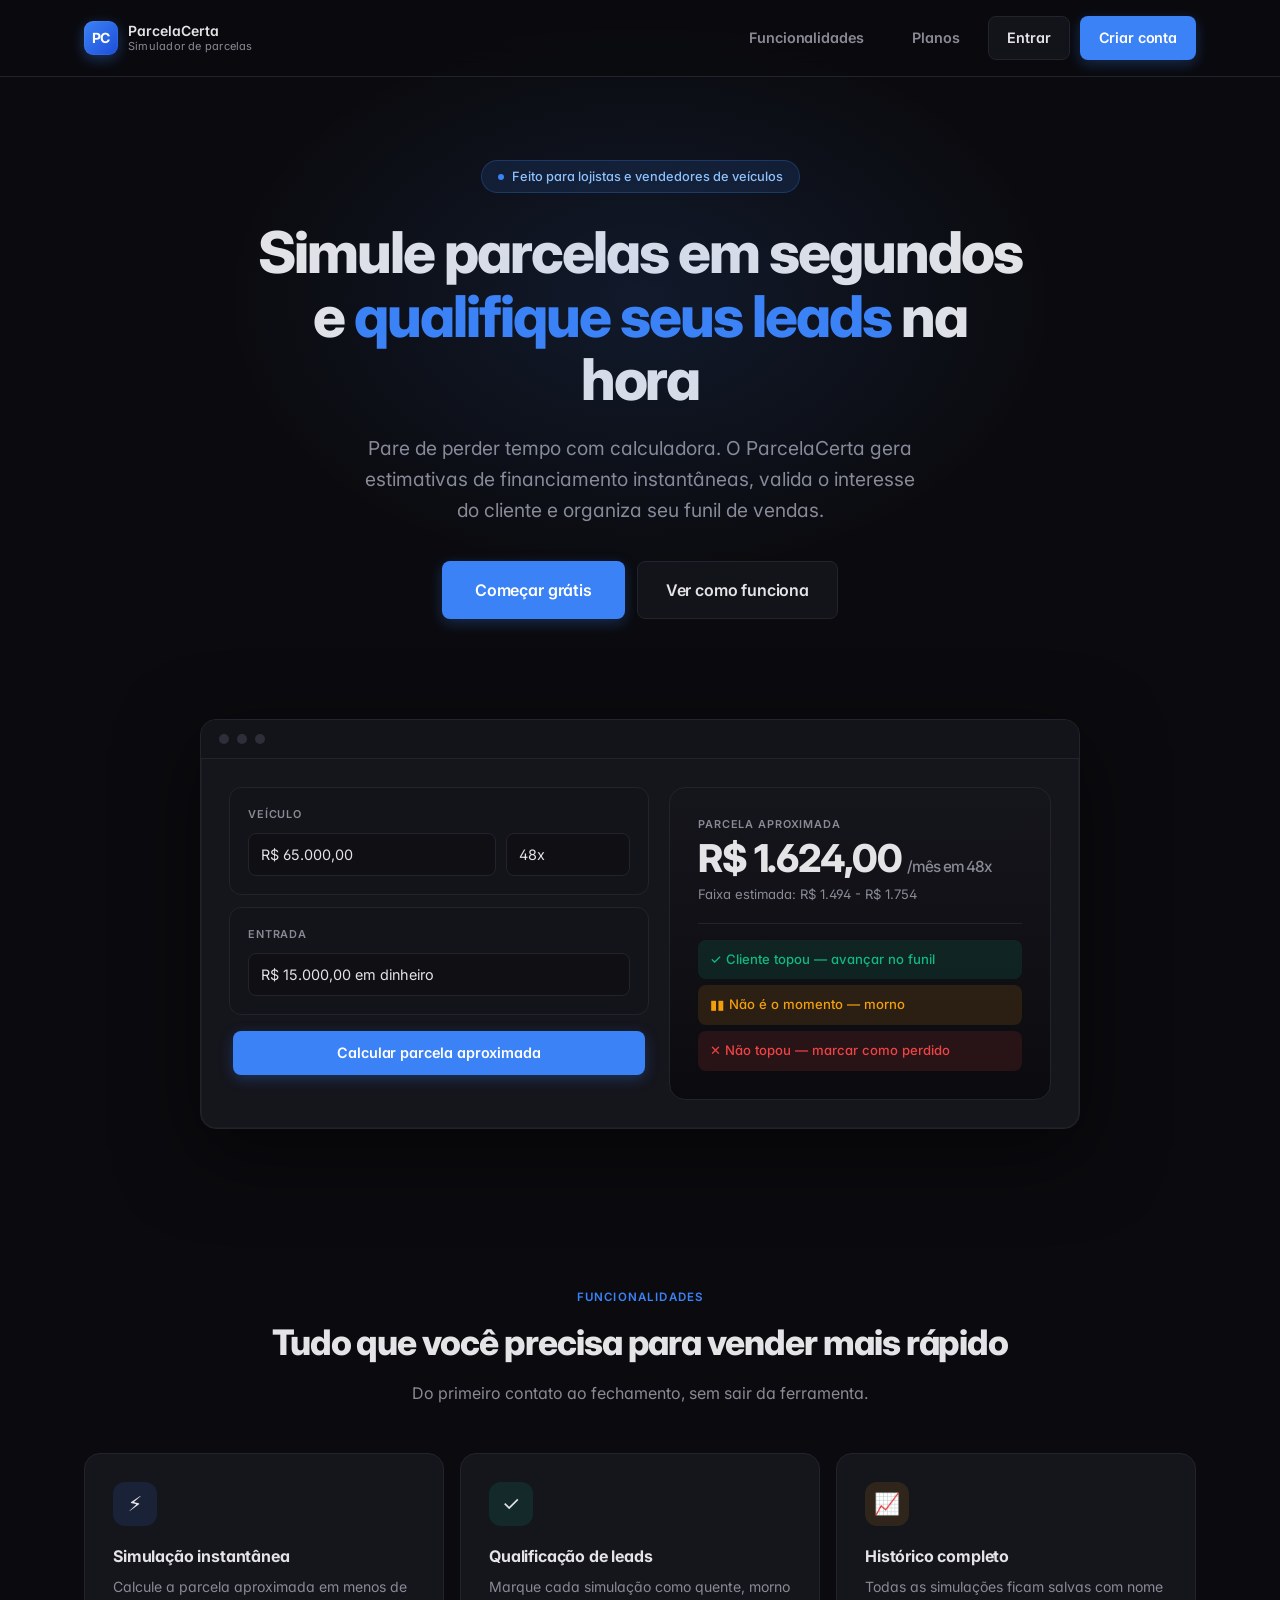
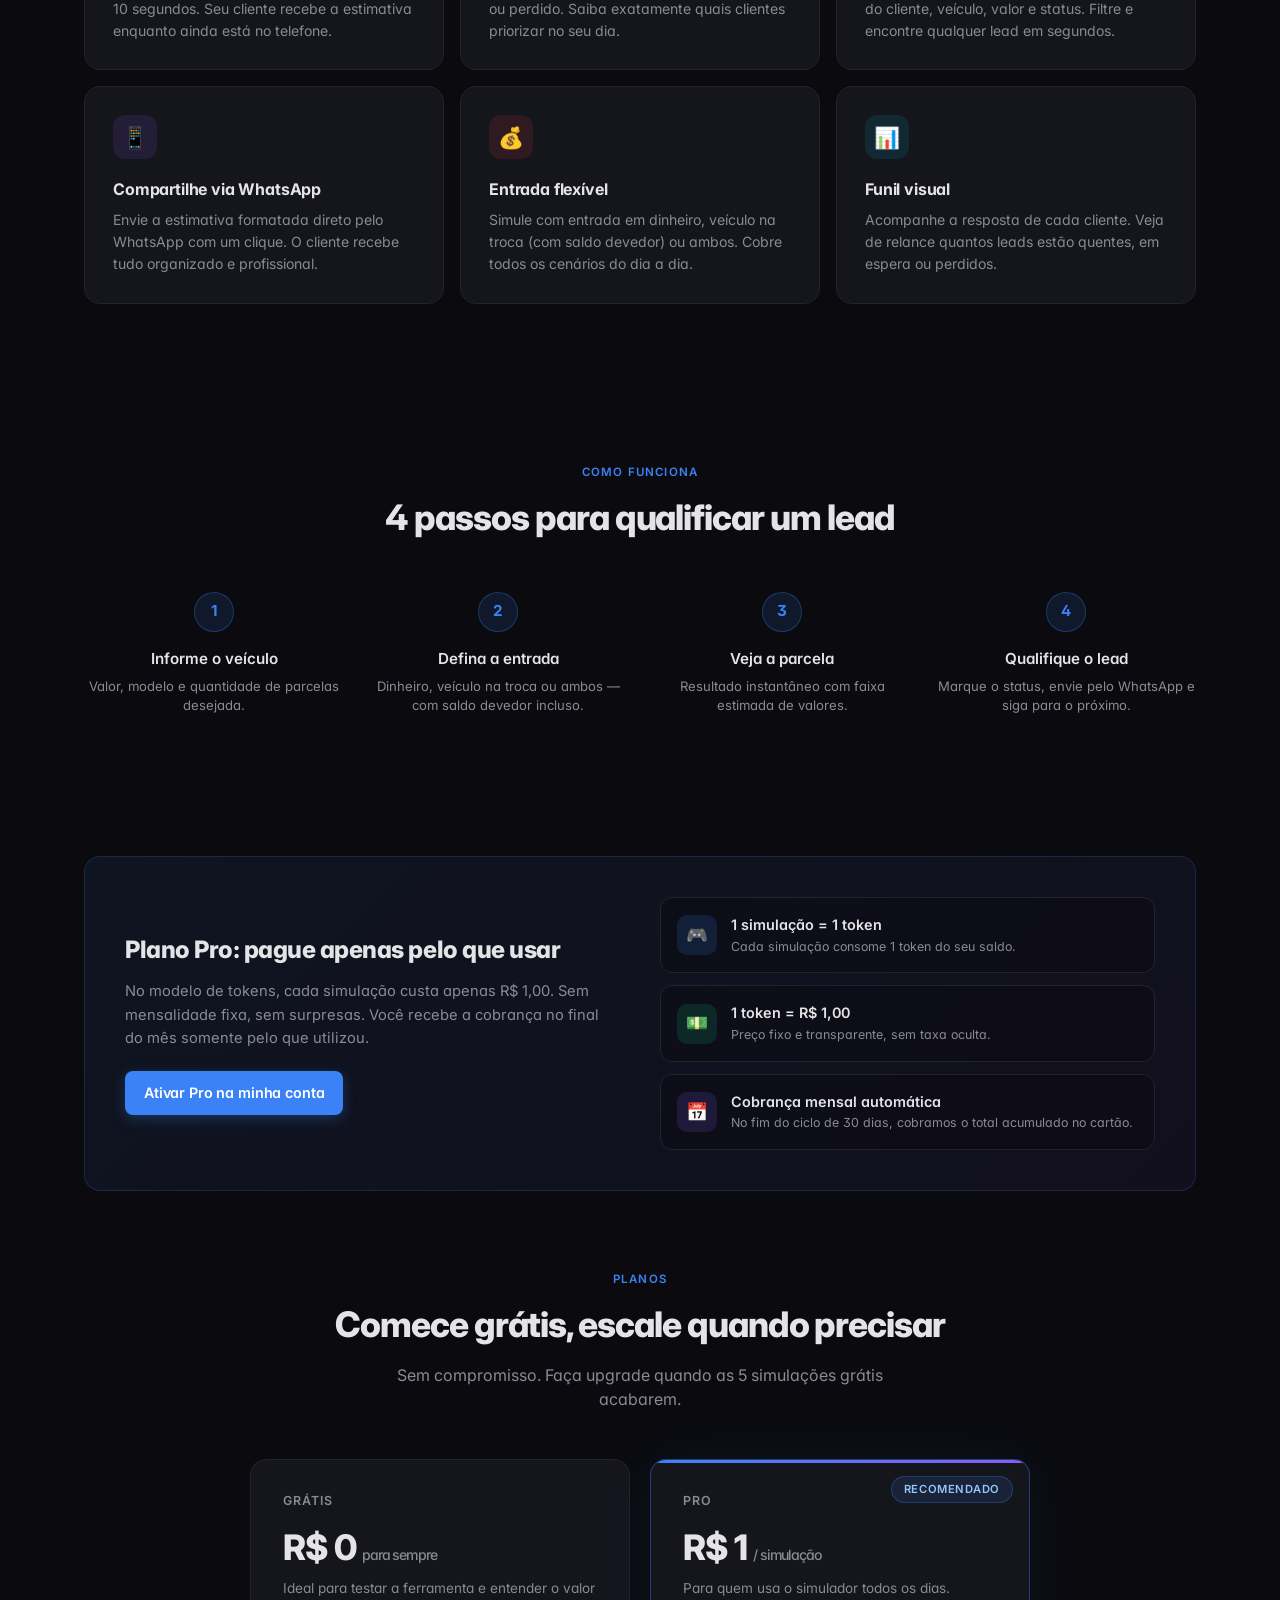
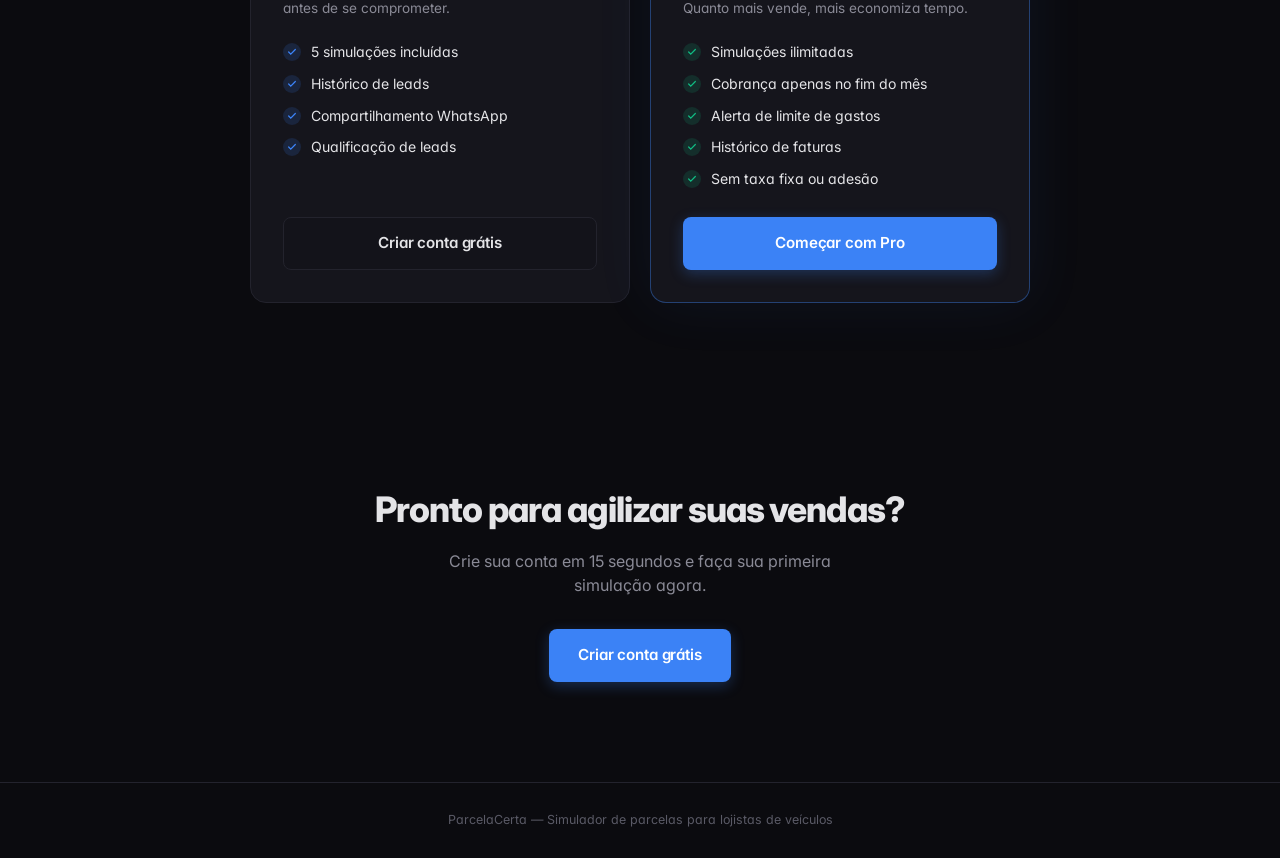
<file: index.html>
<!DOCTYPE html>
<html lang="pt-BR">
<head>
  <meta charset="UTF-8">
  <meta name="viewport" content="width=device-width, initial-scale=1.0">
  <meta name="theme-color" content="#0B0B0F">
  <title>ParcelaCerta — Simule parcelas em segundos e qualifique leads</title>
  <link rel="preconnect" href="https://fonts.googleapis.com">
  <link rel="preconnect" href="https://fonts.gstatic.com" crossorigin>
  <link href="https://fonts.googleapis.com/css2?family=Inter:wght@400;500;600;700;800&display=swap" rel="stylesheet">
  <link rel="stylesheet" href="styles.css">
  <style>
    body { overflow-x: hidden; }

    /* ===== Navbar ===== */
    .landing-nav {
      position: fixed; top: 0; left: 0; right: 0;
      z-index: 50;
      background: rgba(11,11,15,0.75);
      backdrop-filter: blur(16px);
      border-bottom: 1px solid var(--border);
    }
    .landing-nav .container {
      display: flex;
      align-items: center;
      justify-content: space-between;
      padding-top: 16px;
      padding-bottom: 16px;
    }
    .landing-nav .nav-right { display: flex; gap: 10px; align-items: center; }

    /* ===== Hero ===== */
    .hero {
      padding: 160px 0 100px;
      text-align: center;
      position: relative;
    }
    .hero::before {
      content: '';
      position: absolute;
      top: 0; left: 50%;
      transform: translateX(-50%);
      width: 900px; height: 600px;
      background: radial-gradient(ellipse at center, rgba(59,130,246,0.12), transparent 65%);
      pointer-events: none;
    }
    .hero-badge {
      display: inline-flex;
      align-items: center;
      gap: 8px;
      padding: 6px 16px;
      background: var(--accent-soft);
      border: 1px solid rgba(59,130,246,0.25);
      border-radius: 999px;
      font-size: 0.8rem;
      font-weight: 500;
      color: #93C5FD;
      margin-bottom: 28px;
    }
    .hero-badge .dot {
      width: 6px; height: 6px;
      border-radius: 50%;
      background: var(--accent);
      animation: pulse 2s infinite;
    }
    @keyframes pulse {
      0%, 100% { opacity: 1; }
      50% { opacity: 0.4; }
    }
    .hero h1 {
      font-size: clamp(2.2rem, 5vw, 3.6rem);
      font-weight: 800;
      letter-spacing: -0.035em;
      line-height: 1.1;
      max-width: 780px;
      margin: 0 auto;
      color: var(--text);
    }
    .hero h1 .accent { color: var(--accent); }
    .hero .hero-sub {
      font-size: clamp(1rem, 2vw, 1.2rem);
      color: var(--text-muted);
      max-width: 560px;
      margin: 22px auto 0;
      line-height: 1.6;
    }
    .hero-actions {
      display: flex;
      gap: 12px;
      justify-content: center;
      margin-top: 36px;
      flex-wrap: wrap;
    }
    .hero-actions .btn-primary {
      padding: 16px 32px;
      font-size: 1rem;
    }
    .hero-actions .btn-secondary {
      padding: 16px 28px;
      font-size: 1rem;
    }

    /* ===== Demo mockup ===== */
    .demo-section {
      padding: 0 0 80px;
      position: relative;
    }
    .demo-frame {
      max-width: 880px;
      margin: 0 auto;
      background: var(--card);
      border: 1px solid var(--border);
      border-radius: var(--radius-lg);
      overflow: hidden;
      box-shadow: 0 24px 80px rgba(0,0,0,0.5), 0 0 0 1px rgba(255,255,255,0.03) inset;
    }
    .demo-bar {
      display: flex;
      align-items: center;
      gap: 8px;
      padding: 14px 18px;
      background: var(--bg-elevated);
      border-bottom: 1px solid var(--border);
    }
    .demo-dot {
      width: 10px; height: 10px;
      border-radius: 50%;
      background: var(--border-strong);
    }
    .demo-content {
      display: grid;
      grid-template-columns: 1.1fr 1fr;
      gap: 20px;
      padding: 28px;
    }
    @media (max-width: 700px) {
      .demo-content { grid-template-columns: 1fr; }
    }
    .demo-form-col { display: flex; flex-direction: column; gap: 12px; }
    .demo-card {
      background: var(--bg-elevated);
      border: 1px solid var(--border);
      border-radius: var(--radius);
      padding: 18px;
    }
    .demo-card .label {
      font-size: 0.68rem;
      text-transform: uppercase;
      letter-spacing: 0.08em;
      color: var(--text-muted);
      font-weight: 600;
      margin-bottom: 10px;
    }
    .demo-input {
      width: 100%;
      background: var(--input-bg);
      border: 1px solid var(--border);
      border-radius: var(--radius-sm);
      padding: 10px 12px;
      color: var(--text);
      font-size: 0.9rem;
      font-family: inherit;
    }
    .demo-input-row { display: grid; grid-template-columns: 2fr 1fr; gap: 10px; }
    .demo-result-col {
      display: flex;
      flex-direction: column;
      justify-content: center;
    }
    .demo-result {
      background: linear-gradient(180deg, var(--card), var(--bg));
      border: 1px solid var(--border);
      border-radius: var(--radius-lg);
      padding: 28px;
    }
    .demo-result .label {
      font-size: 0.68rem;
      text-transform: uppercase;
      letter-spacing: 0.08em;
      color: var(--text-muted);
      font-weight: 600;
    }
    .demo-parcela {
      font-size: 2.4rem;
      font-weight: 800;
      letter-spacing: -0.03em;
      margin-top: 6px;
      line-height: 1;
    }
    .demo-parcela .slash {
      font-size: 0.4em;
      color: var(--text-muted);
      font-weight: 500;
      margin-left: 6px;
    }
    .demo-faixa {
      color: var(--text-muted);
      font-size: 0.82rem;
      margin-top: 8px;
    }
    .demo-funnel {
      display: flex;
      flex-direction: column;
      gap: 6px;
      margin-top: 18px;
      padding-top: 16px;
      border-top: 1px solid var(--border);
    }
    .demo-funnel-btn {
      display: flex;
      align-items: center;
      gap: 8px;
      padding: 10px 12px;
      border-radius: var(--radius-sm);
      font-size: 0.82rem;
      font-weight: 500;
      border: none;
      cursor: default;
      font-family: inherit;
    }
    .demo-funnel-btn.green { background: rgba(16,185,129,0.12); color: var(--success); }
    .demo-funnel-btn.yellow { background: rgba(245,158,11,0.12); color: var(--warning); }
    .demo-funnel-btn.red { background: rgba(239,68,68,0.12); color: var(--danger); }

    /* ===== Features ===== */
    .features {
      padding: 80px 0;
    }
    .section-label {
      font-size: 0.72rem;
      text-transform: uppercase;
      letter-spacing: 0.1em;
      color: var(--accent);
      font-weight: 600;
      text-align: center;
      margin-bottom: 10px;
    }
    .section-title {
      font-size: clamp(1.6rem, 3vw, 2.2rem);
      font-weight: 800;
      letter-spacing: -0.03em;
      text-align: center;
      margin-bottom: 12px;
    }
    .section-sub {
      text-align: center;
      color: var(--text-muted);
      font-size: 1rem;
      max-width: 520px;
      margin: 0 auto 48px;
    }
    .features-grid {
      display: grid;
      grid-template-columns: repeat(3, 1fr);
      gap: 16px;
    }
    @media (max-width: 768px) {
      .features-grid { grid-template-columns: 1fr; }
    }
    .feature-card {
      background: var(--card);
      border: 1px solid var(--border);
      border-radius: var(--radius-lg);
      padding: 28px;
      transition: border-color 0.2s;
    }
    .feature-card:hover { border-color: var(--border-strong); }
    .feature-icon {
      width: 44px; height: 44px;
      border-radius: 12px;
      display: grid; place-items: center;
      margin-bottom: 18px;
      font-size: 1.3rem;
    }
    .feature-icon.blue { background: rgba(59,130,246,0.12); }
    .feature-icon.green { background: rgba(16,185,129,0.12); }
    .feature-icon.yellow { background: rgba(245,158,11,0.12); }
    .feature-icon.purple { background: rgba(139,92,246,0.12); }
    .feature-icon.red { background: rgba(239,68,68,0.12); }
    .feature-icon.cyan { background: rgba(6,182,212,0.12); }
    .feature-card h3 {
      font-size: 1rem;
      font-weight: 700;
      margin-bottom: 8px;
      letter-spacing: -0.01em;
    }
    .feature-card p {
      color: var(--text-muted);
      font-size: 0.88rem;
      line-height: 1.55;
    }

    /* ===== How it works ===== */
    .how {
      padding: 80px 0;
    }
    .steps {
      display: grid;
      grid-template-columns: repeat(4, 1fr);
      gap: 24px;
      margin-top: 48px;
    }
    @media (max-width: 768px) {
      .steps { grid-template-columns: 1fr 1fr; }
    }
    @media (max-width: 480px) {
      .steps { grid-template-columns: 1fr; }
    }
    .step {
      text-align: center;
      position: relative;
    }
    .step-num {
      width: 40px; height: 40px;
      border-radius: 50%;
      background: var(--accent-soft);
      border: 1px solid rgba(59,130,246,0.3);
      color: var(--accent);
      font-weight: 700;
      font-size: 0.95rem;
      display: grid; place-items: center;
      margin: 0 auto 16px;
    }
    .step h4 {
      font-size: 0.95rem;
      font-weight: 600;
      margin-bottom: 6px;
    }
    .step p {
      font-size: 0.82rem;
      color: var(--text-muted);
      line-height: 1.5;
    }

    /* ===== Pricing ===== */
    .pricing {
      padding: 80px 0 100px;
    }
    .pricing-grid {
      display: grid;
      grid-template-columns: 1fr 1fr;
      gap: 20px;
      max-width: 780px;
      margin: 0 auto;
    }
    @media (max-width: 640px) {
      .pricing-grid { grid-template-columns: 1fr; }
    }
    .pricing-card {
      background: var(--card);
      border: 1px solid var(--border);
      border-radius: var(--radius-lg);
      padding: 32px;
      display: flex;
      flex-direction: column;
      position: relative;
      overflow: hidden;
    }
    .pricing-card.pro {
      border-color: rgba(59,130,246,0.4);
      box-shadow: 0 0 60px rgba(59,130,246,0.08);
    }
    .pricing-card.pro::before {
      content: '';
      position: absolute;
      top: 0; left: 0; right: 0;
      height: 3px;
      background: linear-gradient(90deg, var(--accent), #8B5CF6);
    }
    .pricing-popular {
      position: absolute;
      top: 16px; right: 16px;
      background: var(--accent-soft);
      border: 1px solid rgba(59,130,246,0.3);
      border-radius: 999px;
      padding: 4px 12px;
      font-size: 0.7rem;
      font-weight: 600;
      color: #93C5FD;
      text-transform: uppercase;
      letter-spacing: 0.05em;
    }
    .pricing-card .plan-name {
      font-size: 0.78rem;
      text-transform: uppercase;
      letter-spacing: 0.08em;
      color: var(--text-muted);
      font-weight: 600;
    }
    .pricing-card .plan-price {
      font-size: 2.2rem;
      font-weight: 800;
      letter-spacing: -0.03em;
      margin: 10px 0 4px;
    }
    .pricing-card .plan-price .unit {
      font-size: 0.4em;
      color: var(--text-muted);
      font-weight: 500;
    }
    .pricing-card .plan-desc {
      color: var(--text-muted);
      font-size: 0.85rem;
      margin-bottom: 24px;
      line-height: 1.5;
    }
    .pricing-features {
      list-style: none;
      display: flex;
      flex-direction: column;
      gap: 12px;
      margin-bottom: 28px;
      flex: 1;
    }
    .pricing-features li {
      display: flex;
      align-items: flex-start;
      gap: 10px;
      font-size: 0.88rem;
      color: var(--text);
      line-height: 1.4;
    }
    .pricing-features .check {
      flex-shrink: 0;
      width: 18px; height: 18px;
      border-radius: 50%;
      display: grid; place-items: center;
      margin-top: 1px;
    }
    .pricing-features .check.blue { background: rgba(59,130,246,0.15); color: var(--accent); }
    .pricing-features .check.green { background: rgba(16,185,129,0.15); color: var(--success); }
    .pricing-features .check svg {
      width: 10px; height: 10px;
    }

    .pricing-card .btn { width: 100%; }

    /* ===== Pro Banner (expanded) ===== */
    .pro-banner {
      padding: 60px 0 0;
    }
    .pro-banner-inner {
      background: linear-gradient(135deg, rgba(59,130,246,0.08), rgba(139,92,246,0.06));
      border: 1px solid rgba(59,130,246,0.2);
      border-radius: var(--radius-lg);
      padding: 40px;
      display: grid;
      grid-template-columns: 1fr 1fr;
      gap: 40px;
      align-items: center;
    }
    @media (max-width: 700px) {
      .pro-banner-inner { grid-template-columns: 1fr; padding: 28px; }
    }
    .pro-banner-text h3 {
      font-size: 1.5rem;
      font-weight: 800;
      letter-spacing: -0.02em;
      margin-bottom: 12px;
    }
    .pro-banner-text p {
      color: var(--text-muted);
      font-size: 0.92rem;
      line-height: 1.6;
      margin-bottom: 20px;
    }
    .token-visual {
      display: flex;
      flex-direction: column;
      gap: 12px;
    }
    .token-row {
      display: flex;
      align-items: center;
      gap: 14px;
      background: rgba(0,0,0,0.25);
      border: 1px solid var(--border);
      border-radius: var(--radius);
      padding: 16px;
    }
    .token-icon {
      width: 40px; height: 40px;
      border-radius: 10px;
      display: grid; place-items: center;
      font-size: 1.1rem;
      flex-shrink: 0;
    }
    .token-icon.blue { background: rgba(59,130,246,0.15); }
    .token-icon.green { background: rgba(16,185,129,0.15); }
    .token-icon.purple { background: rgba(139,92,246,0.15); }
    .token-info .token-title {
      font-size: 0.9rem;
      font-weight: 600;
      margin-bottom: 2px;
    }
    .token-info .token-desc {
      font-size: 0.78rem;
      color: var(--text-muted);
    }

    /* ===== CTA final ===== */
    .cta {
      padding: 80px 0 100px;
      text-align: center;
    }
    .cta h2 {
      font-size: clamp(1.6rem, 3vw, 2.2rem);
      font-weight: 800;
      letter-spacing: -0.03em;
      margin-bottom: 14px;
    }
    .cta p {
      color: var(--text-muted);
      font-size: 1rem;
      max-width: 460px;
      margin: 0 auto 32px;
    }

    /* ===== Footer ===== */
    .landing-footer {
      border-top: 1px solid var(--border);
      padding: 28px 0;
      text-align: center;
      font-size: 0.78rem;
      color: var(--text-dim);
    }
  </style>
</head>
<body>

  <!-- Navbar -->
  <header class="landing-nav">
    <div class="container">
      <a href="index.html" class="brand">
        <div class="brand-logo">PC</div>
        <div class="brand-text">
          <div class="name">ParcelaCerta</div>
          <div class="tag">Simulador de parcelas</div>
        </div>
      </a>
      <nav class="nav-right">
        <a href="#funcionalidades" class="btn btn-ghost">Funcionalidades</a>
        <a href="#precos" class="btn btn-ghost">Planos</a>
        <a href="login.html" class="btn btn-secondary">Entrar</a>
        <a href="login.html?tab=signup" class="btn btn-primary">Criar conta</a>
      </nav>
    </div>
  </header>

  <!-- Hero -->
  <section class="hero">
    <div class="container">
      <div class="hero-badge"><span class="dot"></span> Feito para lojistas e vendedores de veículos</div>
      <h1>Simule parcelas em segundos e <span class="accent">qualifique seus leads</span> na hora</h1>
      <p class="hero-sub">Pare de perder tempo com calculadora. O ParcelaCerta gera estimativas de financiamento instantâneas, valida o interesse do cliente e organiza seu funil de vendas.</p>
      <div class="hero-actions">
        <a href="login.html?tab=signup" class="btn btn-primary">Começar grátis</a>
        <a href="#como-funciona" class="btn btn-secondary">Ver como funciona</a>
      </div>
    </div>
  </section>

  <!-- Demo -->
  <section class="demo-section">
    <div class="container">
      <div class="demo-frame">
        <div class="demo-bar">
          <span class="demo-dot"></span>
          <span class="demo-dot"></span>
          <span class="demo-dot"></span>
        </div>
        <div class="demo-content">
          <div class="demo-form-col">
            <div class="demo-card">
              <div class="label">Veículo</div>
              <div class="demo-input-row">
                <div class="demo-input" style="color: var(--text);">R$ 65.000,00</div>
                <div class="demo-input" style="color: var(--text);">48x</div>
              </div>
            </div>
            <div class="demo-card">
              <div class="label">Entrada</div>
              <div class="demo-input" style="color: var(--text);">R$ 15.000,00 em dinheiro</div>
            </div>
            <div style="padding: 4px;">
              <div class="btn btn-primary btn-block" style="pointer-events: none;">Calcular parcela aproximada</div>
            </div>
          </div>
          <div class="demo-result-col">
            <div class="demo-result">
              <div class="label">Parcela aproximada</div>
              <div class="demo-parcela">R$ 1.624,00<span class="slash">/mês em 48x</span></div>
              <div class="demo-faixa">Faixa estimada: R$ 1.494 - R$ 1.754</div>
              <div class="demo-funnel">
                <div class="demo-funnel-btn green">&#10003; Cliente topou — avançar no funil</div>
                <div class="demo-funnel-btn yellow">&#9646;&#9646; Não é o momento — morno</div>
                <div class="demo-funnel-btn red">&#10005; Não topou — marcar como perdido</div>
              </div>
            </div>
          </div>
        </div>
      </div>
    </div>
  </section>

  <!-- Features -->
  <section class="features" id="funcionalidades">
    <div class="container">
      <div class="section-label">Funcionalidades</div>
      <h2 class="section-title">Tudo que você precisa para vender mais rápido</h2>
      <p class="section-sub">Do primeiro contato ao fechamento, sem sair da ferramenta.</p>

      <div class="features-grid">
        <div class="feature-card">
          <div class="feature-icon blue">&#9889;</div>
          <h3>Simulação instantânea</h3>
          <p>Calcule a parcela aproximada em menos de 10 segundos. Seu cliente recebe a estimativa enquanto ainda está no telefone.</p>
        </div>
        <div class="feature-card">
          <div class="feature-icon green">&#10003;</div>
          <h3>Qualificação de leads</h3>
          <p>Marque cada simulação como quente, morno ou perdido. Saiba exatamente quais clientes priorizar no seu dia.</p>
        </div>
        <div class="feature-card">
          <div class="feature-icon yellow">&#128200;</div>
          <h3>Histórico completo</h3>
          <p>Todas as simulações ficam salvas com nome do cliente, veículo, valor e status. Filtre e encontre qualquer lead em segundos.</p>
        </div>
        <div class="feature-card">
          <div class="feature-icon purple">&#128241;</div>
          <h3>Compartilhe via WhatsApp</h3>
          <p>Envie a estimativa formatada direto pelo WhatsApp com um clique. O cliente recebe tudo organizado e profissional.</p>
        </div>
        <div class="feature-card">
          <div class="feature-icon red">&#128176;</div>
          <h3>Entrada flexível</h3>
          <p>Simule com entrada em dinheiro, veículo na troca (com saldo devedor) ou ambos. Cobre todos os cenários do dia a dia.</p>
        </div>
        <div class="feature-card">
          <div class="feature-icon cyan">&#128202;</div>
          <h3>Funil visual</h3>
          <p>Acompanhe a resposta de cada cliente. Veja de relance quantos leads estão quentes, em espera ou perdidos.</p>
        </div>
      </div>
    </div>
  </section>

  <!-- How it works -->
  <section class="how" id="como-funciona">
    <div class="container">
      <div class="section-label">Como funciona</div>
      <h2 class="section-title">4 passos para qualificar um lead</h2>

      <div class="steps">
        <div class="step">
          <div class="step-num">1</div>
          <h4>Informe o veículo</h4>
          <p>Valor, modelo e quantidade de parcelas desejada.</p>
        </div>
        <div class="step">
          <div class="step-num">2</div>
          <h4>Defina a entrada</h4>
          <p>Dinheiro, veículo na troca ou ambos — com saldo devedor incluso.</p>
        </div>
        <div class="step">
          <div class="step-num">3</div>
          <h4>Veja a parcela</h4>
          <p>Resultado instantâneo com faixa estimada de valores.</p>
        </div>
        <div class="step">
          <div class="step-num">4</div>
          <h4>Qualifique o lead</h4>
          <p>Marque o status, envie pelo WhatsApp e siga para o próximo.</p>
        </div>
      </div>
    </div>
  </section>

  <!-- Pro Banner -->
  <section class="pro-banner">
    <div class="container">
      <div class="pro-banner-inner">
        <div class="pro-banner-text">
          <h3>Plano Pro: pague apenas pelo que usar</h3>
          <p>No modelo de tokens, cada simulação custa apenas R$ 1,00. Sem mensalidade fixa, sem surpresas. Você recebe a cobrança no final do mês somente pelo que utilizou.</p>
          <a href="login.html?tab=signup" class="btn btn-primary">Ativar Pro na minha conta</a>
        </div>
        <div class="token-visual">
          <div class="token-row">
            <div class="token-icon blue">&#127918;</div>
            <div class="token-info">
              <div class="token-title">1 simulação = 1 token</div>
              <div class="token-desc">Cada simulação consome 1 token do seu saldo.</div>
            </div>
          </div>
          <div class="token-row">
            <div class="token-icon green">&#128181;</div>
            <div class="token-info">
              <div class="token-title">1 token = R$ 1,00</div>
              <div class="token-desc">Preço fixo e transparente, sem taxa oculta.</div>
            </div>
          </div>
          <div class="token-row">
            <div class="token-icon purple">&#128197;</div>
            <div class="token-info">
              <div class="token-title">Cobrança mensal automática</div>
              <div class="token-desc">No fim do ciclo de 30 dias, cobramos o total acumulado no cartão.</div>
            </div>
          </div>
        </div>
      </div>
    </div>
  </section>

  <!-- Pricing -->
  <section class="pricing" id="precos">
    <div class="container">
      <div class="section-label">Planos</div>
      <h2 class="section-title">Comece grátis, escale quando precisar</h2>
      <p class="section-sub">Sem compromisso. Faça upgrade quando as 5 simulações grátis acabarem.</p>

      <div class="pricing-grid">
        <!-- Free -->
        <div class="pricing-card">
          <div class="plan-name">Grátis</div>
          <div class="plan-price">R$ 0 <span class="unit">para sempre</span></div>
          <p class="plan-desc">Ideal para testar a ferramenta e entender o valor antes de se comprometer.</p>
          <ul class="pricing-features">
            <li>
              <span class="check blue"><svg viewBox="0 0 24 24" fill="none" stroke="currentColor" stroke-width="3" stroke-linecap="round"><polyline points="20 6 9 17 4 12"/></svg></span>
              5 simulações incluídas
            </li>
            <li>
              <span class="check blue"><svg viewBox="0 0 24 24" fill="none" stroke="currentColor" stroke-width="3" stroke-linecap="round"><polyline points="20 6 9 17 4 12"/></svg></span>
              Histórico de leads
            </li>
            <li>
              <span class="check blue"><svg viewBox="0 0 24 24" fill="none" stroke="currentColor" stroke-width="3" stroke-linecap="round"><polyline points="20 6 9 17 4 12"/></svg></span>
              Compartilhamento WhatsApp
            </li>
            <li>
              <span class="check blue"><svg viewBox="0 0 24 24" fill="none" stroke="currentColor" stroke-width="3" stroke-linecap="round"><polyline points="20 6 9 17 4 12"/></svg></span>
              Qualificação de leads
            </li>
          </ul>
          <a href="login.html?tab=signup" class="btn btn-secondary btn-lg">Criar conta grátis</a>
        </div>

        <!-- Pro -->
        <div class="pricing-card pro">
          <div class="pricing-popular">Recomendado</div>
          <div class="plan-name">Pro</div>
          <div class="plan-price">R$ 1 <span class="unit">/ simulação</span></div>
          <p class="plan-desc">Para quem usa o simulador todos os dias. Quanto mais vende, mais economiza tempo.</p>
          <ul class="pricing-features">
            <li>
              <span class="check green"><svg viewBox="0 0 24 24" fill="none" stroke="currentColor" stroke-width="3" stroke-linecap="round"><polyline points="20 6 9 17 4 12"/></svg></span>
              Simulações ilimitadas
            </li>
            <li>
              <span class="check green"><svg viewBox="0 0 24 24" fill="none" stroke="currentColor" stroke-width="3" stroke-linecap="round"><polyline points="20 6 9 17 4 12"/></svg></span>
              Cobrança apenas no fim do mês
            </li>
            <li>
              <span class="check green"><svg viewBox="0 0 24 24" fill="none" stroke="currentColor" stroke-width="3" stroke-linecap="round"><polyline points="20 6 9 17 4 12"/></svg></span>
              Alerta de limite de gastos
            </li>
            <li>
              <span class="check green"><svg viewBox="0 0 24 24" fill="none" stroke="currentColor" stroke-width="3" stroke-linecap="round"><polyline points="20 6 9 17 4 12"/></svg></span>
              Histórico de faturas
            </li>
            <li>
              <span class="check green"><svg viewBox="0 0 24 24" fill="none" stroke="currentColor" stroke-width="3" stroke-linecap="round"><polyline points="20 6 9 17 4 12"/></svg></span>
              Sem taxa fixa ou adesão
            </li>
          </ul>
          <a href="login.html?tab=signup" class="btn btn-primary btn-lg">Começar com Pro</a>
        </div>
      </div>
    </div>
  </section>

  <!-- CTA final -->
  <section class="cta">
    <div class="container">
      <h2>Pronto para agilizar suas vendas?</h2>
      <p>Crie sua conta em 15 segundos e faça sua primeira simulação agora.</p>
      <a href="login.html?tab=signup" class="btn btn-primary btn-lg">Criar conta grátis</a>
    </div>
  </section>

  <!-- Footer -->
  <footer class="landing-footer">
    <div class="container">
      ParcelaCerta &mdash; Simulador de parcelas para lojistas de veículos
    </div>
  </footer>

  <script>
    // Smooth scroll for anchor links
    document.querySelectorAll('a[href^="#"]').forEach(a => {
      a.addEventListener('click', e => {
        const target = document.querySelector(a.getAttribute('href'));
        if (target) {
          e.preventDefault();
          target.scrollIntoView({ behavior: 'smooth', block: 'start' });
        }
      });
    });

    // If already logged in, show "Ir para o app" instead
    try {
      const session = JSON.parse(localStorage.getItem('pc_session'));
      if (session) {
        const nav = document.querySelector('.nav-right');
        nav.innerHTML = `
          <a href="app.html" class="btn btn-primary">Ir para o simulador</a>
        `;
      }
    } catch {}
  </script>

</body>
</html>
</file>
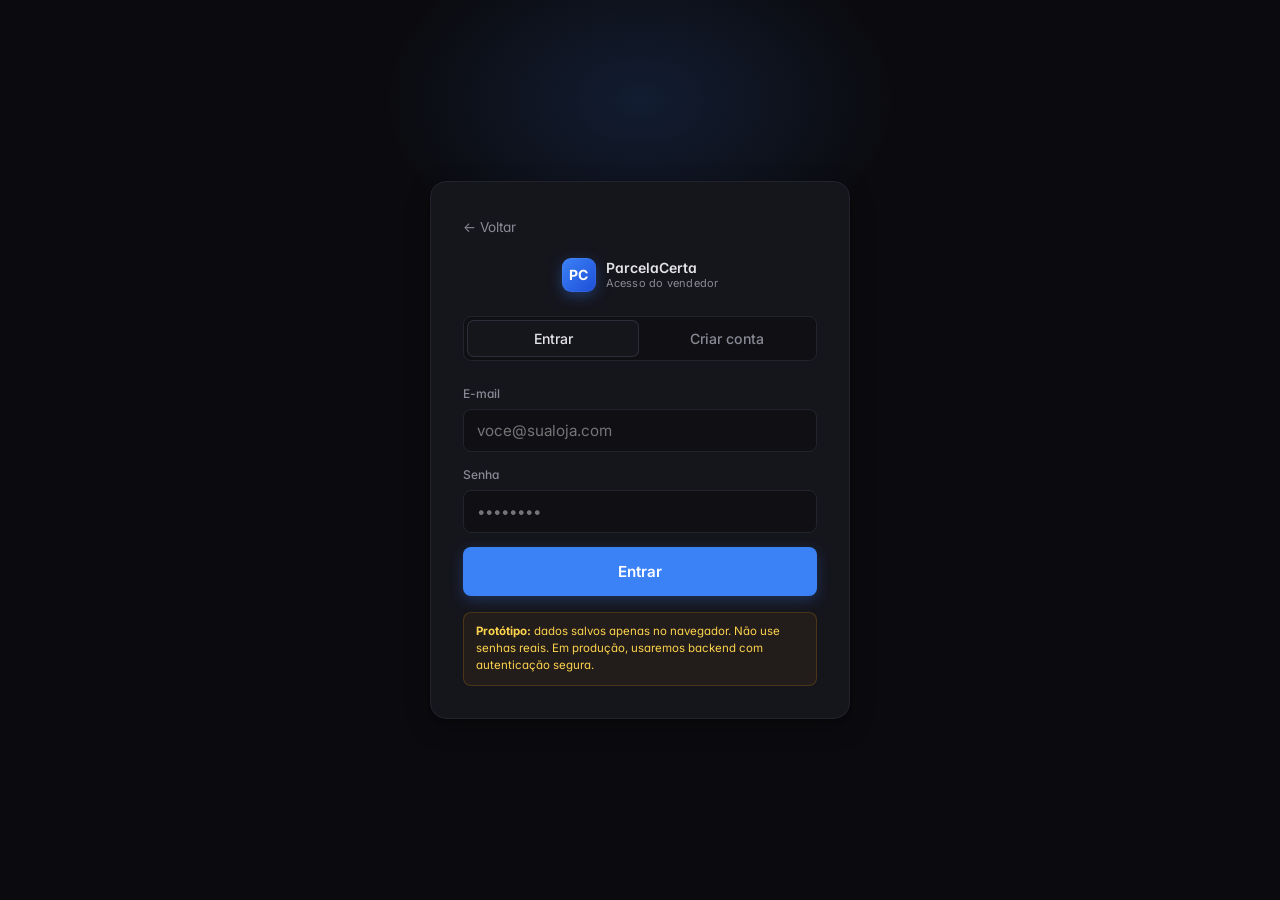
<file: app.html>
<!DOCTYPE html>
<html lang="pt-BR">
<head>
  <meta charset="UTF-8">
  <meta name="viewport" content="width=device-width, initial-scale=1.0">
  <meta name="theme-color" content="#0B0B0F">
  <title>Simulador · ParcelaCerta</title>
  <link rel="preconnect" href="https://fonts.googleapis.com">
  <link rel="preconnect" href="https://fonts.gstatic.com" crossorigin>
  <link href="https://fonts.googleapis.com/css2?family=Inter:wght@400;500;600;700;800&display=swap" rel="stylesheet">
  <link rel="stylesheet" href="styles.css">
  <style>
    body { padding-bottom: 48px; }

    .app-main {
      display: grid;
      grid-template-columns: 1.1fr 1fr;
      gap: 20px;
      padding-top: 28px;
    }
    @media (max-width: 900px) {
      .app-main { grid-template-columns: 1fr; }
    }

    .hero-mini { margin-bottom: 16px; }
    .hero-mini h1 {
      font-size: 1.4rem;
      font-weight: 700;
      letter-spacing: -0.02em;
    }
    .hero-mini p {
      color: var(--text-muted);
      font-size: 0.88rem;
      margin-top: 4px;
    }

    /* Mode tabs */
    .mode-tabs {
      display: grid;
      grid-template-columns: 1fr 1fr;
      gap: 8px;
      margin-bottom: 20px;
    }
    .mode-tab {
      display: flex;
      align-items: center;
      justify-content: center;
      gap: 8px;
      padding: 14px 16px;
      background: var(--card);
      border: 1px solid var(--border);
      border-radius: var(--radius);
      color: var(--text-muted);
      font-size: 0.9rem;
      font-weight: 600;
      font-family: inherit;
      cursor: pointer;
      transition: all 0.15s;
    }
    .mode-tab:hover { border-color: var(--border-strong); color: var(--text); }
    .mode-tab.active {
      background: var(--accent-soft);
      border-color: rgba(59,130,246,0.4);
      color: #93C5FD;
    }
    .mode-icon { font-size: 1.1rem; }

    /* Form column */
    .form-col .card + .card { margin-top: 12px; }

    /* Lead info */
    .lead-grid { display: grid; grid-template-columns: 1fr 1fr; gap: 14px; }
    @media (max-width: 640px) { .lead-grid { grid-template-columns: 1fr; } }

    /* Result column */
    .result-empty {
      background: var(--card);
      border: 1px dashed var(--border-strong);
      border-radius: var(--radius-lg);
      padding: 60px 24px;
      text-align: center;
      color: var(--text-muted);
      font-size: 0.9rem;
    }
    .result-empty svg { width: 36px; height: 36px; margin-bottom: 12px; opacity: 0.5; }

    .result-card {
      background: linear-gradient(180deg, var(--card), var(--bg));
      border: 1px solid var(--border);
      border-radius: var(--radius-lg);
      padding: 28px;
      position: sticky;
      top: 20px;
    }
    .result-label {
      font-size: 0.7rem;
      color: var(--text-muted);
      text-transform: uppercase;
      letter-spacing: 0.08em;
      font-weight: 600;
    }
    .result-parcela {
      font-size: clamp(2.4rem, 5vw, 3.2rem);
      font-weight: 800;
      letter-spacing: -0.03em;
      color: var(--text);
      font-variant-numeric: tabular-nums;
      margin-top: 4px;
      line-height: 1;
    }
    .result-parcela .slash {
      color: var(--text-muted);
      font-weight: 500;
      font-size: 0.45em;
      margin-left: 6px;
    }
    .result-faixa {
      color: var(--text-muted);
      font-size: 0.85rem;
      margin-top: 8px;
    }
    .result-faixa strong { color: var(--text); font-weight: 500; font-variant-numeric: tabular-nums; }

    .result-detail {
      margin-top: 18px;
      padding-top: 16px;
      border-top: 1px solid var(--border);
      display: grid;
      grid-template-columns: repeat(2, 1fr);
      gap: 12px;
    }
    .detail-item .k {
      font-size: 0.68rem;
      color: var(--text-muted);
      text-transform: uppercase;
      letter-spacing: 0.06em;
      font-weight: 600;
    }
    .detail-item .v {
      font-size: 0.95rem;
      font-weight: 500;
      color: var(--text);
      margin-top: 2px;
      font-variant-numeric: tabular-nums;
    }

    .funnel-title {
      margin-top: 22px;
      font-size: 0.74rem;
      color: var(--text-muted);
      text-transform: uppercase;
      letter-spacing: 0.08em;
      font-weight: 600;
      margin-bottom: 10px;
    }
    .funnel-actions { display: flex; flex-direction: column; gap: 8px; }
    .funnel-actions .btn { justify-content: flex-start; padding: 12px 14px; opacity: 0.85; transition: opacity 0.15s, box-shadow 0.15s, transform 0.05s; }
    .funnel-actions .btn:hover { opacity: 1; }
    .funnel-actions .btn.is-active { opacity: 1; box-shadow: 0 0 0 2px currentColor inset, 0 4px 14px rgba(0,0,0,0.25); }
    .funnel-actions .btn .emoji { font-size: 1.1rem; }

    .share-row {
      display: flex; gap: 8px;
      margin-top: 14px;
      padding-top: 14px;
      border-top: 1px solid var(--border);
    }
    .share-row .btn { flex: 1; }

    .disclaimer {
      margin-top: 14px;
      font-size: 0.72rem;
      color: var(--text-dim);
      line-height: 1.5;
      text-align: center;
    }

    /* History */
    .history-section { margin-top: 40px; }
    .history-list { display: flex; flex-direction: column; gap: 8px; }
    .history-item {
      background: var(--card);
      border: 1px solid var(--border);
      border-radius: var(--radius);
      padding: 14px 16px;
      display: grid;
      grid-template-columns: 1fr auto auto auto;
      gap: 14px;
      align-items: center;
      transition: border-color 0.15s;
    }
    .history-item:hover { border-color: var(--border-strong); }
    .history-actions { display: flex; gap: 4px; }
    .history-actions button {
      width: 30px; height: 30px;
      border-radius: 7px;
      background: transparent;
      border: 1px solid var(--border);
      color: var(--text-muted);
      cursor: pointer;
      display: grid; place-items: center;
      transition: all 0.15s;
    }
    .history-actions button:hover { color: var(--text); border-color: var(--border-strong); }
    .history-actions button.delete:hover { color: var(--danger); border-color: var(--danger); }
    .history-actions svg { width: 14px; height: 14px; }
    @media (max-width: 640px) {
      .history-item { grid-template-columns: 1fr auto; gap: 8px; }
      .history-parcela, .history-status { grid-column: 1; }
    }
    .history-info .lead-name { font-weight: 600; font-size: 0.95rem; }
    .history-info .lead-meta {
      color: var(--text-muted); font-size: 0.8rem;
      margin-top: 2px;
      font-variant-numeric: tabular-nums;
    }
    .history-parcela {
      font-weight: 600;
      font-variant-numeric: tabular-nums;
      font-size: 0.95rem;
      text-align: right;
    }
    @media (max-width: 640px) { .history-parcela { text-align: left; } }

    .history-status {
      padding: 4px 10px;
      border-radius: 999px;
      font-size: 0.72rem;
      font-weight: 600;
      white-space: nowrap;
    }
    .status-quente { background: rgba(16,185,129,0.15); color: var(--success); }
    .status-morno { background: rgba(245,158,11,0.15); color: var(--warning); }
    .status-perdido { background: rgba(239,68,68,0.15); color: var(--danger); }
    .status-pending { background: rgba(138,138,150,0.15); color: var(--text-muted); }

    .history-empty {
      text-align: center;
      padding: 40px;
      color: var(--text-dim);
      font-size: 0.88rem;
    }

    .history-filter {
      display: flex;
      gap: 6px;
      flex-wrap: wrap;
    }
    .filter-chip {
      padding: 5px 12px;
      border-radius: 999px;
      border: 1px solid var(--border);
      background: var(--input-bg);
      color: var(--text-muted);
      font-size: 0.78rem;
      font-weight: 500;
      cursor: pointer;
      font-family: inherit;
    }
    .filter-chip.active {
      background: var(--accent-soft);
      border-color: rgba(59,130,246,0.4);
      color: #93C5FD;
    }

    /* User menu */
    .user-chip {
      display: flex;
      align-items: center;
      gap: 10px;
      padding: 6px 10px 6px 6px;
      background: var(--bg-elevated);
      border: 1px solid var(--border);
      border-radius: 999px;
    }
    .user-avatar {
      width: 26px; height: 26px;
      border-radius: 50%;
      background: linear-gradient(135deg, var(--accent), #1D4ED8);
      color: #fff;
      display: grid; place-items: center;
      font-size: 0.7rem;
      font-weight: 700;
    }
    .user-chip .user-name {
      font-size: 0.82rem;
      color: var(--text);
      font-weight: 500;
    }
    .user-chip .logout {
      background: none; border: none;
      color: var(--text-muted);
      cursor: pointer;
      padding: 0 4px;
      font-size: 0.78rem;
      font-family: inherit;
    }
    .user-chip .logout:hover { color: var(--danger); }

    @media (max-width: 560px) {
      .user-chip .user-name { display: none; }
    }

    /* Billing banner (trial + pro) */
    .billing-banner {
      display: flex;
      align-items: center;
      justify-content: space-between;
      gap: 16px;
      padding: 14px 18px;
      background: rgba(245,158,11,0.06);
      border: 1px solid rgba(245,158,11,0.25);
      border-radius: var(--radius);
      margin-bottom: 16px;
      font-size: 0.88rem;
      flex-wrap: wrap;
    }
    .billing-banner.limit, .billing-banner.overdue { background: rgba(239,68,68,0.06); border-color: rgba(239,68,68,0.3); }
    .billing-banner.pro { background: rgba(59,130,246,0.05); border-color: rgba(59,130,246,0.25); }
    .billing-banner.pro.cap { background: rgba(245,158,11,0.07); border-color: rgba(245,158,11,0.3); }
    .billing-text strong { color: #FCD34D; font-variant-numeric: tabular-nums; }
    .billing-banner.pro .billing-text strong { color: #93C5FD; }
    .billing-banner.pro.cap .billing-text strong { color: #FCD34D; }
    .billing-banner.limit .billing-text strong { color: #FCA5A5; }
    .billing-meta { font-size: 0.78rem; color: var(--text-muted); margin-top: 3px; }
    .billing-actions { display: flex; gap: 8px; align-items: center; }
    .trial-dots { display: flex; gap: 6px; margin-top: 8px; }
    .trial-dot {
      width: 28px; height: 28px;
      border-radius: 50%;
      background: rgba(255,255,255,0.06);
      border: 1px solid var(--border);
      display: grid; place-items: center;
      font-size: 0.72rem;
      font-weight: 600;
      color: var(--text-dim);
      transition: all 0.2s;
    }
    .trial-dot.used {
      background: rgba(245,158,11,0.2);
      border-color: rgba(245,158,11,0.5);
      color: #FCD34D;
    }
    .billing-banner.limit .trial-dot.used {
      background: rgba(239,68,68,0.2);
      border-color: rgba(239,68,68,0.5);
      color: #FCA5A5;
    }
    @media (max-width: 640px) {
      .billing-banner { flex-direction: column; align-items: flex-start; }
    }

    .btn:disabled { opacity: 0.5; cursor: not-allowed; pointer-events: none; }

    /* Faturas list */
    .fatura-item {
      display: grid;
      grid-template-columns: 1fr auto auto;
      gap: 12px;
      padding: 10px 12px;
      border: 1px solid var(--border);
      border-radius: var(--radius-sm);
      margin-bottom: 6px;
      align-items: center;
      font-size: 0.85rem;
    }
    .fatura-item .valor { font-weight: 600; font-variant-numeric: tabular-nums; }
    .fatura-item .badge {
      padding: 3px 9px; border-radius: 999px; font-size: 0.7rem; font-weight: 600;
      background: rgba(16,185,129,0.15); color: var(--success);
    }
    .fatura-empty { padding: 20px; text-align: center; color: var(--text-dim); font-size: 0.85rem; }
  </style>
</head>
<body>

  <nav class="container nav nav-sticky">
    <a href="app.html" class="brand">
      <div class="brand-logo" id="brandLogo">PC</div>
      <div class="brand-text">
        <div class="name" id="brandName">ParcelaCerta</div>
        <div class="tag">Simulador</div>
      </div>
    </a>
    <div class="nav-actions">
      <div class="user-chip">
        <div class="user-avatar" id="userAvatar">?</div>
        <span class="user-name" id="userLoja"></span>
        <button class="logout" onclick="AUTH.logout()">Sair</button>
      </div>
    </div>
  </nav>

  <main class="container">

    <div class="hero-mini mt-4">
      <h1>Simulação rápida</h1>
      <p id="heroDesc">Informe os dados do veículo e cliente para gerar a parcela aproximada.</p>
    </div>

    <div class="mode-tabs">
      <button id="mode-normal" class="mode-tab active" onclick="setModo('normal')">
        <span class="mode-icon">&#128178;</span> Valor → Parcela
      </button>
      <button id="mode-inverso" class="mode-tab" onclick="setModo('inverso')">
        <span class="mode-icon">&#128260;</span> Parcela → Valor
      </button>
    </div>

    <div id="trialBanner" class="billing-banner hidden">
      <div>
        <div class="billing-text" id="trialBannerText"></div>
        <div class="trial-dots" id="trialDots"></div>
      </div>
      <div class="billing-actions">
        <button class="btn btn-primary" onclick="document.getElementById('upgradeModal').classList.add('open')">Fazer upgrade</button>
      </div>
    </div>

    <div class="app-main">

      <!-- FORM COLUMN -->
      <div class="form-col">

        <div class="card">
          <div class="card-header"><span class="card-title">Cliente</span></div>
          <div class="lead-grid">
            <div class="form-group">
              <label>Nome do cliente (opcional)</label>
              <input type="text" id="leadNome" placeholder="Ex: João Silva">
            </div>
            <div class="form-group">
              <label>Telefone (opcional)</label>
              <input type="text" id="leadFone" placeholder="(11) 90000-0000">
            </div>
          </div>
        </div>

        <div class="card">
          <div class="card-header"><span class="card-title" id="cardVeiculoTitle">Veículo</span></div>
          <!-- Modo normal -->
          <div id="modoNormal" class="form-grid triple">
            <div class="form-group">
              <label>Valor do Veículo (R$)</label>
              <input type="text" id="valorVeiculo" inputmode="decimal" placeholder="Ex: 50.000,00" oninput="formatarMoeda(this)">
            </div>
            <div class="form-group">
              <label>Parcelas</label>
              <select id="parcelas">
                <option value="12">12x</option>
                <option value="24">24x</option>
                <option value="36">36x</option>
                <option value="48" selected>48x</option>
                <option value="60">60x</option>
              </select>
            </div>
            <div class="form-group">
              <label>Modelo (opcional)</label>
              <input type="text" id="modelo" placeholder="Ex: HB20 2020">
            </div>
          </div>
          <!-- Modo inverso -->
          <div id="modoInverso" class="form-grid triple hidden">
            <div class="form-group">
              <label>Parcela desejada (R$)</label>
              <input type="text" id="parcelaDesejada" inputmode="decimal" placeholder="Ex: 1.500,00" oninput="formatarMoeda(this)">
            </div>
            <div class="form-group">
              <label>Parcelas</label>
              <select id="parcelasInverso">
                <option value="12">12x</option>
                <option value="24">24x</option>
                <option value="36">36x</option>
                <option value="48" selected>48x</option>
                <option value="60">60x</option>
              </select>
            </div>
            <div class="form-group">
              <label>Modelo (opcional)</label>
              <input type="text" id="modeloInverso" placeholder="Ex: HB20 2020">
            </div>
          </div>
        </div>

        <div class="card" id="entradaCard">
          <div class="card-header"><span class="card-title">Entrada</span></div>
          <div class="segmented">
            <button id="btn-sem" class="active" onclick="setEntrada('sem')">Sem</button>
            <button id="btn-dinheiro" onclick="setEntrada('dinheiro')">Dinheiro</button>
            <button id="btn-veiculo" onclick="setEntrada('veiculo')">Veículo</button>
            <button id="btn-ambos" onclick="setEntrada('ambos')">Ambos</button>
          </div>

          <div id="fields-dinheiro" class="entrada-fields form-grid">
            <div class="form-group">
              <label>Valor da Entrada (R$)</label>
              <input type="text" id="entradaDinheiro" inputmode="decimal" placeholder="Ex: 10.000,00" oninput="formatarMoeda(this)">
            </div>
          </div>

          <div id="fields-veiculo" class="entrada-fields form-grid">
            <div class="form-group">
              <label>Valor do Veículo (R$)</label>
              <input type="text" id="entradaVeiculo" inputmode="decimal" placeholder="Valor negociado" oninput="formatarMoeda(this)">
            </div>
            <div class="form-group">
              <label>Saldo Devedor (R$)</label>
              <input type="text" id="saldoDevedor" inputmode="decimal" placeholder="0,00" oninput="formatarMoeda(this)">
            </div>
          </div>

          <div id="fields-ambos" class="entrada-fields form-grid">
            <div class="form-group">
              <label>Dinheiro (R$)</label>
              <input type="text" id="entradaDinheiroAmbos" inputmode="decimal" placeholder="Ex: 5.000,00" oninput="formatarMoeda(this)">
            </div>
            <div class="form-group">
              <label>Valor do Veículo (R$)</label>
              <input type="text" id="entradaVeiculoAmbos" inputmode="decimal" placeholder="Valor negociado" oninput="formatarMoeda(this)">
            </div>
            <div class="form-group">
              <label>Saldo Devedor (R$)</label>
              <input type="text" id="saldoDevedorAmbos" inputmode="decimal" placeholder="0,00" oninput="formatarMoeda(this)">
            </div>
          </div>
        </div>

        <div class="card">
          <div class="card-header"><span class="card-title">Comissão da loja</span></div>
          <div class="form-group">
            <label>% de volta para a loja</label>
            <input type="number" id="comissao" min="0" max="50" step="0.5" value="0" placeholder="Ex: 5">
            <div style="font-size: 0.72rem; color: var(--text-muted); margin-top: 4px;">Esse % é somado ao valor financiado — aumenta a parcela, não o valor do veículo.</div>
          </div>
        </div>

        <button id="btnSimular" class="btn btn-primary btn-block btn-lg mt-3" onclick="modoAtual==='normal'?simular():simularInverso()">Calcular parcela aproximada</button>
      </div>

      <!-- RESULT COLUMN -->
      <div class="result-col">
        <div id="resultEmpty" class="result-empty">
          <svg viewBox="0 0 24 24" fill="none" stroke="currentColor" stroke-width="1.5" stroke-linecap="round"><circle cx="12" cy="12" r="10"/><path d="M12 8v4l3 2"/></svg>
          <div>Preencha os dados e clique em <strong>calcular</strong> para ver a parcela aproximada.</div>
        </div>

        <div id="resultCard" class="result-card hidden">
          <div class="result-label">Parcela aproximada</div>
          <div class="result-parcela"><span id="resParcela">—</span><span class="slash" id="resSlash"></span></div>
          <div class="result-faixa">Faixa estimada: <strong id="resFaixa">—</strong></div>

          <div class="result-detail">
            <div class="detail-item"><div class="k">Veículo</div><div class="v" id="resVeiculo">—</div></div>
            <div class="detail-item"><div class="k">Entrada</div><div class="v" id="resEntrada">—</div></div>
            <div class="detail-item"><div class="k">Financiado</div><div class="v" id="resFinanciado">—</div></div>
            <div class="detail-item"><div class="k">Prazo</div><div class="v" id="resPrazo">—</div></div>
            <div class="detail-item" id="resComissaoItem" style="display:none"><div class="k">Comissão</div><div class="v" id="resComissao">—</div></div>
          </div>

          <div class="funnel-title">Resposta do cliente</div>
          <div class="funnel-actions">
            <button class="btn btn-success" data-status="quente" onclick="registrarStatus('quente')">
              <span class="emoji">✅</span> Cliente topou — avançar no funil
            </button>
            <button class="btn btn-warning" data-status="morno" onclick="registrarStatus('morno')">
              <span class="emoji">⏸️</span> Não é o momento — morno
            </button>
            <button class="btn btn-danger" data-status="perdido" onclick="registrarStatus('perdido')">
              <span class="emoji">❌</span> Não topou — marcar como perdido
            </button>
          </div>

          <div class="share-row">
            <button class="btn btn-secondary" onclick="compartilharWhatsApp()">WhatsApp</button>
            <button class="btn btn-secondary" onclick="copiarTexto()">Copiar</button>
          </div>

          <div class="disclaimer">
            Valor ilustrativo baseado em estimativa de mercado. Não constitui oferta. Condições reais dependem de análise de crédito.
          </div>
        </div>
      </div>
    </div>

    <!-- HISTORY -->
    <section class="history-section">
      <div class="card">
        <div class="card-header">
          <span class="card-title">Histórico de simulações</span>
          <button class="card-link" onclick="limparHistorico()">Limpar histórico</button>
        </div>
        <div class="history-filter mb-3" id="historyFilter">
          <button class="filter-chip active" data-filter="all">Todas</button>
          <button class="filter-chip" data-filter="pending">Sem resposta</button>
          <button class="filter-chip" data-filter="quente">Quentes</button>
          <button class="filter-chip" data-filter="morno">Morno</button>
          <button class="filter-chip" data-filter="perdido">Perdido</button>
        </div>
        <div id="historyList" class="history-list"></div>
      </div>
    </section>

  </main>

  <!-- Modal upgrade pro -->
  <div class="modal-overlay" id="upgradeModal" onclick="if(event.target.id==='upgradeModal')fecharModal('upgradeModal')">
    <div class="modal">
      <h3>Fazer upgrade para Pro</h3>
      <p class="subtitle">R$ 1,00 por simulação. Cobrança apenas sobre o que usar, ao final do ciclo de 30 dias.</p>

      <div style="background: var(--input-bg); border: 1px solid var(--border); border-radius: var(--radius-sm); padding: 14px; margin-bottom: 18px;">
        <div style="font-size: 0.78rem; color: var(--text-muted); margin-bottom: 8px;">Como funciona</div>
        <ul style="list-style: none; font-size: 0.85rem; line-height: 1.8; color: var(--text);">
          <li>• Cada simulação adiciona R$ 1,00 ao saldo do ciclo</li>
          <li>• A cada 30 dias, o saldo é cobrado no cartão cadastrado</li>
          <li>• Aviso quando o saldo cruza o limite configurado</li>
          <li>• Sem mínimo mensal, sem taxa de adesão</li>
        </ul>
      </div>

      <div class="form-group">
        <label>Nome impresso no cartão</label>
        <input type="text" id="upNome" placeholder="NOME COMO NO CARTÃO">
      </div>
      <div class="form-group mt-3">
        <label>Número do cartão</label>
        <input type="text" id="upNumero" inputmode="numeric" maxlength="19" placeholder="0000 0000 0000 0000" oninput="formatarCartao(this)">
      </div>
      <div class="form-grid mt-3">
        <div class="form-group">
          <label>Validade (MM/AA)</label>
          <input type="text" id="upValidade" inputmode="numeric" maxlength="5" placeholder="12/28" oninput="formatarValidade(this)">
        </div>
        <div class="form-group">
          <label>CVV</label>
          <input type="text" id="upCVV" inputmode="numeric" maxlength="4" placeholder="000">
        </div>
      </div>

      <div class="form-group mt-3">
        <label>Limite de aviso (R$)</label>
        <input type="number" id="upSoftCap" min="0" step="10" value="300">
        <div style="font-size: 0.72rem; color: var(--text-muted); margin-top: 4px;">Avisamos quando o saldo do ciclo ultrapassar este valor.</div>
      </div>

      <div style="background: rgba(245,158,11,0.06); border: 1px solid rgba(245,158,11,0.25); border-radius: var(--radius-sm); padding: 10px 12px; margin-top: 14px; font-size: 0.72rem; color: #FCD34D; line-height: 1.5;">
        <strong>Protótipo:</strong> os dados do cartão não são enviados a nenhum servidor. Em produção serão processados via gateway (Asaas/Pagar.me/Stripe) com tokenização PCI-compliant.
      </div>

      <div class="modal-actions">
        <button class="btn btn-secondary" onclick="fecharModal('upgradeModal')">Cancelar</button>
        <button class="btn btn-primary" onclick="confirmarUpgrade()">Ativar Pro</button>
      </div>
    </div>
  </div>

  <!-- Modal gerenciar plano -->
  <div class="modal-overlay" id="planoModal" onclick="if(event.target.id==='planoModal')fecharModal('planoModal')">
    <div class="modal">
      <h3>Plano Pro</h3>
      <p class="subtitle" id="planoSubtitle">Gerencie seu plano, cartão e histórico de cobranças.</p>

      <div style="background: var(--input-bg); border: 1px solid var(--border); border-radius: var(--radius-sm); padding: 14px; margin-bottom: 14px;">
        <div style="display: flex; justify-content: space-between; align-items: baseline;">
          <span style="font-size: 0.78rem; color: var(--text-muted);">Saldo do ciclo atual</span>
          <span style="font-size: 1.3rem; font-weight: 700; font-variant-numeric: tabular-nums;" id="planoSaldo">R$ 0,00</span>
        </div>
        <div style="display: flex; justify-content: space-between; margin-top: 8px; font-size: 0.8rem; color: var(--text-muted);">
          <span>Próxima cobrança</span>
          <span id="planoProxima">—</span>
        </div>
        <div style="display: flex; justify-content: space-between; margin-top: 6px; font-size: 0.8rem; color: var(--text-muted);">
          <span>Cartão</span>
          <span id="planoCartao">—</span>
        </div>
      </div>

      <div class="form-group">
        <label>Limite de aviso (R$)</label>
        <input type="number" id="planoSoftCap" min="0" step="10">
        <div style="font-size: 0.72rem; color: var(--text-muted); margin-top: 4px;">Avisamos quando o saldo do ciclo ultrapassar este valor.</div>
      </div>

      <div class="card-header mt-4" style="margin-bottom: 8px;">
        <span class="card-title">Faturas</span>
      </div>
      <div id="faturasList"></div>

      <div class="modal-actions" style="margin-top: 18px;">
        <button class="btn btn-danger" onclick="cobrarAgora()" style="margin-right: auto;">Cobrar agora (teste)</button>
        <button class="btn btn-secondary" onclick="fecharModal('planoModal')">Fechar</button>
        <button class="btn btn-primary" onclick="salvarSoftCap()">Salvar</button>
      </div>
    </div>
  </div>

  <!-- Modal edição -->
  <div class="modal-overlay" id="editModal" onclick="if(event.target.id==='editModal')fecharEdicao()">
    <div class="modal">
      <h3>Editar simulação</h3>
      <p class="subtitle">Altere os dados do cliente, do veículo ou o status do lead.</p>

      <div class="form-grid">
        <div class="form-group">
          <label>Nome do cliente</label>
          <input type="text" id="editNome" placeholder="Nome">
        </div>
        <div class="form-group">
          <label>Telefone</label>
          <input type="text" id="editFone" placeholder="(11) 90000-0000">
        </div>
      </div>

      <div class="form-group mt-3">
        <label>Modelo do veículo</label>
        <input type="text" id="editModelo" placeholder="Ex: HB20 2020">
      </div>

      <div class="form-grid triple mt-3">
        <div class="form-group">
          <label>Valor (R$)</label>
          <input type="text" id="editValor" inputmode="decimal" oninput="formatarMoeda(this)">
        </div>
        <div class="form-group">
          <label>Entrada (R$)</label>
          <input type="text" id="editEntrada" inputmode="decimal" oninput="formatarMoeda(this)">
        </div>
        <div class="form-group">
          <label>Parcelas</label>
          <select id="editParcelas">
            <option value="12">12x</option>
            <option value="24">24x</option>
            <option value="36">36x</option>
            <option value="48">48x</option>
            <option value="60">60x</option>
          </select>
        </div>
      </div>

      <div class="form-group mt-3">
        <label>Comissão da loja (%)</label>
        <input type="number" id="editComissao" min="0" max="50" step="0.5" value="0">
      </div>

      <div class="form-group mt-3">
        <label>Status do lead</label>
        <select id="editStatus">
          <option value="pending">Sem resposta</option>
          <option value="quente">Quente — avançar no funil</option>
          <option value="morno">Morno — não é o momento</option>
          <option value="perdido">Perdido — não topou</option>
        </select>
      </div>

      <div class="modal-actions">
        <button class="btn btn-danger" onclick="excluirDoModal()" style="margin-right:auto">Excluir</button>
        <button class="btn btn-secondary" onclick="fecharEdicao()">Cancelar</button>
        <button class="btn btn-primary" onclick="salvarEdicao()">Salvar</button>
      </div>
    </div>
  </div>

  <div class="toast" id="toast"></div>

  <script src="config.js"></script>
  <script src="auth.js"></script>
  <script>
    // ============ Init / auth guard ============
    const session = AUTH.require();
    if (!session) throw new Error('no session');

    document.getElementById('userLoja').textContent = session.lojaNome;
    document.getElementById('userAvatar').textContent = session.lojaIniciais;

    // ============ State ============
    let modoAtual = 'normal';
    let entradaTipo = 'sem';
    let ultimaSimulacao = null; // { id, ... }
    let filtroHistorico = 'all';

    // ============ Modo ============
    function setModo(modo) {
      modoAtual = modo;
      document.getElementById('mode-normal').classList.toggle('active', modo === 'normal');
      document.getElementById('mode-inverso').classList.toggle('active', modo === 'inverso');
      document.getElementById('modoNormal').classList.toggle('hidden', modo !== 'normal');
      document.getElementById('modoInverso').classList.toggle('hidden', modo !== 'inverso');

      const btn = document.getElementById('btnSimular');
      const desc = document.getElementById('heroDesc');
      const entradaCard = document.getElementById('entradaCard');

      if (modo === 'normal') {
        btn.textContent = 'Calcular parcela aproximada';
        desc.textContent = 'Informe os dados do veículo e cliente para gerar a parcela aproximada.';
        document.getElementById('cardVeiculoTitle').textContent = 'Veículo';
        if (entradaCard) entradaCard.classList.remove('hidden');
      } else {
        btn.textContent = 'Descobrir valor máximo do veículo';
        desc.textContent = 'Informe a parcela que o cliente aceita pagar e descubra o valor máximo do veículo.';
        document.getElementById('cardVeiculoTitle').textContent = 'Simulação inversa';
        if (entradaCard) entradaCard.classList.add('hidden');
      }
    }

    // ============ Format ============
    function formatarMoeda(input) {
      let v = input.value.replace(/\D/g, '');
      if (!v) { input.value = ''; return; }
      v = (parseInt(v) / 100).toFixed(2);
      v = v.replace('.', ',');
      v = v.replace(/\B(?=(\d{3})+(?!\d))/g, '.');
      input.value = v;
    }
    function parseMoeda(str) {
      if (!str) return 0;
      return parseFloat(str.replace(/\./g, '').replace(',', '.')) || 0;
    }
    function formatBRL(v) { return v.toLocaleString('pt-BR', { style: 'currency', currency: 'BRL' }); }

    // ============ Entrada ============
    function setEntrada(tipo) {
      entradaTipo = tipo;
      document.querySelectorAll('.segmented button').forEach(b => b.classList.remove('active'));
      document.getElementById(`btn-${tipo}`).classList.add('active');
      document.querySelectorAll('.entrada-fields').forEach(f => f.classList.remove('visible'));
      if (tipo === 'dinheiro') document.getElementById('fields-dinheiro').classList.add('visible');
      else if (tipo === 'veiculo') document.getElementById('fields-veiculo').classList.add('visible');
      else if (tipo === 'ambos') document.getElementById('fields-ambos').classList.add('visible');
    }

    function getComissao() {
      const v = parseFloat(document.getElementById('comissao').value);
      if (!isFinite(v) || v < 0) return 0;
      return Math.min(v, 50);
    }

    function calcularEntrada() {
      if (entradaTipo === 'dinheiro') return parseMoeda(document.getElementById('entradaDinheiro').value);
      if (entradaTipo === 'veiculo') {
        return Math.max(0, parseMoeda(document.getElementById('entradaVeiculo').value) - parseMoeda(document.getElementById('saldoDevedor').value));
      }
      if (entradaTipo === 'ambos') {
        const d = parseMoeda(document.getElementById('entradaDinheiroAmbos').value);
        const v = parseMoeda(document.getElementById('entradaVeiculoAmbos').value);
        const s = parseMoeda(document.getElementById('saldoDevedorAmbos').value);
        return d + Math.max(0, v - s);
      }
      return 0;
    }

    // ============ Calc ============
    function calcularParcela(pv, taxa, n) {
      const r = taxa / 100;
      if (r === 0) return pv / n;
      return pv * (r * Math.pow(1 + r, n)) / (Math.pow(1 + r, n) - 1);
    }

    // Inverso: dada a parcela, achar o valor financiável (PV)
    function calcularValorFinanciavel(parcela, taxa, n) {
      const r = taxa / 100;
      if (r === 0) return parcela * n;
      return parcela * (Math.pow(1 + r, n) - 1) / (r * Math.pow(1 + r, n));
    }

    function simularInverso() {
      if (trialBloqueado()) {
        showToast('Limite de simulações do trial atingido');
        return;
      }
      const parcelaDesejada = parseMoeda(document.getElementById('parcelaDesejada').value);
      if (parcelaDesejada <= 0) return showToast('Informe a parcela desejada');

      const nParcelas = parseInt(document.getElementById('parcelasInverso').value);
      const taxa = APP_CONFIG.taxaMediaMensal;
      const spread = APP_CONFIG.spreadFaixa;
      const financiavel = calcularValorFinanciavel(parcelaDesejada, taxa, nParcelas);
      const financiavelMin = calcularValorFinanciavel(parcelaDesejada, taxa * (1 + spread), nParcelas);
      const financiavelMax = calcularValorFinanciavel(parcelaDesejada, taxa * (1 - spread), nParcelas);

      const comissaoPct = getComissao();
      const fator = 1 + comissaoPct / 100;
      const valorVeiculo = financiavel / fator;
      const comissaoValor = financiavel - valorVeiculo;

      const sim = {
        id: 's_' + Date.now(),
        data: new Date().toISOString(),
        leadNome: document.getElementById('leadNome').value.trim(),
        leadFone: document.getElementById('leadFone').value.trim(),
        modelo: document.getElementById('modeloInverso').value.trim(),
        valorVeiculo,
        entrada: 0,
        financiado: financiavel,
        nParcelas,
        parcela: parcelaDesejada,
        parcelaMin: parcelaDesejada,
        parcelaMax: parcelaDesejada,
        tipo: 'inverso',
        financiavelMin: financiavelMin / fator,
        financiavelMax: financiavelMax / fator,
        comissaoPct,
        comissaoValor,
        status: 'pending',
      };

      ultimaSimulacao = sim;
      salvarHistorico(sim);
      AUTH.incrementSimulacoes(session.userId);
      renderResultadoInverso(sim);
      atualizarFunnelUI();
      renderHistorico();
      renderTrialBanner();
      showToast('Simulação inversa gerada');
    }

    function renderResultadoInverso(sim) {
      document.getElementById('resultEmpty').classList.add('hidden');
      document.getElementById('resultCard').classList.remove('hidden');
      document.getElementById('resParcela').textContent = formatBRL(sim.valorVeiculo);
      document.getElementById('resSlash').textContent = ' valor máximo do veículo';
      document.getElementById('resFaixa').textContent = `Faixa estimada: ${formatBRL(sim.financiavelMin)} – ${formatBRL(sim.financiavelMax)}`;
      document.getElementById('resVeiculo').textContent = formatBRL(sim.valorVeiculo);
      document.getElementById('resEntrada').textContent = 'Sem entrada';
      document.getElementById('resFinanciado').textContent = formatBRL(sim.financiado);
      document.getElementById('resPrazo').textContent = `${sim.nParcelas}x de ${formatBRL(sim.parcela)}`;
      const comItem = document.getElementById('resComissaoItem');
      if (sim.comissaoValor > 0) {
        comItem.style.display = '';
        document.getElementById('resComissao').textContent = `${formatBRL(sim.comissaoValor)} (${sim.comissaoPct}%)`;
      } else {
        comItem.style.display = 'none';
      }
    }

    function trialBloqueado() {
      const user = AUTH.getUser(session.userId);
      if (!user || user.plano !== 'trial') return false;
      return (user.simulacoesUsadas || 0) >= APP_CONFIG.trialLimit;
    }

    function renderTrialBanner() {
      const user = AUTH.getUser(session.userId);
      const banner = document.getElementById('trialBanner');
      const text = document.getElementById('trialBannerText');
      const dots = document.getElementById('trialDots');
      const btn = document.getElementById('btnSimular');

      if (!user || user.plano !== 'trial') {
        banner.classList.add('hidden');
        btn.disabled = false;
        return;
      }

      const limite = APP_CONFIG.trialLimit;
      const usado = Math.min(user.simulacoesUsadas || 0, limite);
      const restante = limite - usado;
      banner.classList.remove('hidden');

      if (restante <= 0) {
        banner.classList.add('limit');
        text.innerHTML = `<strong>Limite atingido!</strong> Você usou <strong>${limite} de ${limite}</strong> simulações gratuitas. Faça upgrade para continuar.`;
        btn.disabled = true;
        btn.textContent = 'Limite atingido — faça upgrade';
      } else {
        banner.classList.remove('limit');
        text.innerHTML = `Você usou <strong>${usado} de ${limite}</strong> simulações gratuitas. Restam <strong>${restante}</strong>.`;
        btn.disabled = false;
        btn.textContent = modoAtual === 'normal' ? 'Calcular parcela aproximada' : 'Descobrir valor máximo do veículo';
      }

      dots.innerHTML = Array.from({ length: limite }, (_, i) => {
        const num = i + 1;
        return `<span class="trial-dot ${i < usado ? 'used' : ''}">${num}</span>`;
      }).join('');
    }

    function simular() {
      if (trialBloqueado()) {
        showToast('Limite de simulações do trial atingido');
        return;
      }
      const valorVeiculo = parseMoeda(document.getElementById('valorVeiculo').value);
      if (valorVeiculo <= 0) return showToast('Informe o valor do veículo');

      const nParcelas = parseInt(document.getElementById('parcelas').value);
      const entrada = calcularEntrada();
      if (entrada >= valorVeiculo) return showToast('Entrada maior ou igual ao valor do veículo');

      const financiadoBase = valorVeiculo - entrada;
      const comissaoPct = getComissao();
      const comissaoValor = financiadoBase * (comissaoPct / 100);
      const financiado = financiadoBase + comissaoValor;
      const taxa = APP_CONFIG.taxaMediaMensal;
      const parcela = calcularParcela(financiado, taxa, nParcelas);
      const spread = APP_CONFIG.spreadFaixa;
      const parcelaMin = parcela * (1 - spread);
      const parcelaMax = parcela * (1 + spread);

      const sim = {
        id: 's_' + Date.now(),
        data: new Date().toISOString(),
        leadNome: document.getElementById('leadNome').value.trim(),
        leadFone: document.getElementById('leadFone').value.trim(),
        modelo: document.getElementById('modelo').value.trim(),
        valorVeiculo, entrada, financiado, nParcelas, parcela, parcelaMin, parcelaMax,
        comissaoPct, comissaoValor,
        status: 'pending',
      };

      ultimaSimulacao = sim;
      salvarHistorico(sim);
      AUTH.incrementSimulacoes(session.userId);
      renderResultado(sim);
      atualizarFunnelUI();
      renderHistorico();
      renderTrialBanner();
      showToast('Simulação gerada');
    }

    function renderResultado(sim) {
      document.getElementById('resultEmpty').classList.add('hidden');
      document.getElementById('resultCard').classList.remove('hidden');
      document.getElementById('resParcela').textContent = formatBRL(sim.parcela);
      document.getElementById('resSlash').textContent = `/mês em ${sim.nParcelas}x`;
      document.getElementById('resFaixa').textContent = `${formatBRL(sim.parcelaMin)} – ${formatBRL(sim.parcelaMax)}`;
      document.getElementById('resVeiculo').textContent = formatBRL(sim.valorVeiculo);
      document.getElementById('resEntrada').textContent = formatBRL(sim.entrada);
      document.getElementById('resFinanciado').textContent = formatBRL(sim.financiado);
      document.getElementById('resPrazo').textContent = `${sim.nParcelas}x`;
      const comItem = document.getElementById('resComissaoItem');
      if (sim.comissaoValor > 0) {
        comItem.style.display = '';
        document.getElementById('resComissao').textContent = `${formatBRL(sim.comissaoValor)} (${sim.comissaoPct}%)`;
      } else {
        comItem.style.display = 'none';
      }
    }

    // ============ Histórico ============
    function keyHist() { return 'pc_hist_' + session.userId; }

    function getHistorico() {
      try { return JSON.parse(localStorage.getItem(keyHist())) || []; } catch { return []; }
    }
    function setHistorico(h) { localStorage.setItem(keyHist(), JSON.stringify(h)); }

    function salvarHistorico(sim) {
      const h = getHistorico();
      h.unshift(sim);
      setHistorico(h.slice(0, 100));
    }

    function atualizarStatus(id, status) {
      const h = getHistorico();
      const item = h.find(s => s.id === id);
      if (item) { item.status = status; setHistorico(h); }
    }

    function registrarStatus(status) {
      if (!ultimaSimulacao) return;
      const novoStatus = ultimaSimulacao.status === status ? 'pending' : status;
      ultimaSimulacao.status = novoStatus;
      atualizarStatus(ultimaSimulacao.id, novoStatus);
      const msgs = {
        pending: 'Seleção removida',
        quente: 'Lead marcado como quente',
        morno: 'Lead marcado como morno',
        perdido: 'Lead marcado como perdido'
      };
      showToast(msgs[novoStatus]);
      atualizarFunnelUI();
      renderHistorico();
    }

    function atualizarFunnelUI() {
      const status = ultimaSimulacao?.status || 'pending';
      document.querySelectorAll('.funnel-actions .btn').forEach(b => {
        b.classList.toggle('is-active', b.dataset.status === status);
      });
    }

    function renderHistorico() {
      const list = document.getElementById('historyList');
      const h = getHistorico().filter(s => filtroHistorico === 'all' || s.status === filtroHistorico);

      if (h.length === 0) {
        list.innerHTML = '<div class="history-empty">Nenhuma simulação neste filtro.</div>';
        return;
      }

      const statusLabel = { pending: 'Sem resposta', quente: 'Quente', morno: 'Morno', perdido: 'Perdido' };
      const statusClass = { pending: 'status-pending', quente: 'status-quente', morno: 'status-morno', perdido: 'status-perdido' };

      list.innerHTML = h.map(s => {
        const nome = s.leadNome || 'Cliente sem nome';
        const dt = new Date(s.data).toLocaleString('pt-BR', { day: '2-digit', month: '2-digit', hour: '2-digit', minute: '2-digit' });
        const modeloTxt = s.modelo ? ` · ${s.modelo}` : '';
        return `
          <div class="history-item">
            <div class="history-info">
              <div class="lead-name">${escapeHtml(nome)}</div>
              <div class="lead-meta">${dt} · ${formatBRL(s.valorVeiculo)}${escapeHtml(modeloTxt)}</div>
            </div>
            <div class="history-parcela">${formatBRL(s.parcela)} <span style="color:var(--text-muted);font-weight:400">/${s.nParcelas}x</span></div>
            <span class="history-status ${statusClass[s.status]}">${statusLabel[s.status]}</span>
            <div class="history-actions">
              <button title="Editar" onclick="abrirEdicao('${s.id}')">
                <svg viewBox="0 0 24 24" fill="none" stroke="currentColor" stroke-width="2" stroke-linecap="round" stroke-linejoin="round"><path d="M11 4H4a2 2 0 0 0-2 2v14a2 2 0 0 0 2 2h14a2 2 0 0 0 2-2v-7"/><path d="M18.5 2.5a2.121 2.121 0 0 1 3 3L12 15l-4 1 1-4 9.5-9.5z"/></svg>
              </button>
              <button class="delete" title="Excluir" onclick="excluirItem('${s.id}')">
                <svg viewBox="0 0 24 24" fill="none" stroke="currentColor" stroke-width="2" stroke-linecap="round" stroke-linejoin="round"><polyline points="3 6 5 6 21 6"/><path d="M19 6l-1 14a2 2 0 0 1-2 2H8a2 2 0 0 1-2-2L5 6"/><path d="M10 11v6M14 11v6"/><path d="M9 6V4a2 2 0 0 1 2-2h2a2 2 0 0 1 2 2v2"/></svg>
              </button>
            </div>
          </div>
        `;
      }).join('');
    }

    function escapeHtml(s) { return String(s).replace(/[&<>"']/g, c => ({'&':'&amp;','<':'&lt;','>':'&gt;','"':'&quot;',"'":'&#39;'}[c])); }

    let editandoId = null;

    function formatarValorNoInput(input, valor) {
      if (!valor || valor <= 0) { input.value = ''; return; }
      input.value = valor.toFixed(2).replace('.', ',').replace(/\B(?=(\d{3})+(?!\d))/g, '.');
    }

    function abrirEdicao(id) {
      const sim = getHistorico().find(s => s.id === id);
      if (!sim) return;
      editandoId = id;
      document.getElementById('editNome').value = sim.leadNome || '';
      document.getElementById('editFone').value = sim.leadFone || '';
      document.getElementById('editModelo').value = sim.modelo || '';
      formatarValorNoInput(document.getElementById('editValor'), sim.valorVeiculo);
      formatarValorNoInput(document.getElementById('editEntrada'), sim.entrada);
      document.getElementById('editParcelas').value = sim.nParcelas;
      document.getElementById('editComissao').value = sim.comissaoPct || 0;
      document.getElementById('editStatus').value = sim.status;
      document.getElementById('editModal').classList.add('open');
    }

    function fecharEdicao() {
      document.getElementById('editModal').classList.remove('open');
      editandoId = null;
    }

    function salvarEdicao() {
      if (!editandoId) return;
      const h = getHistorico();
      const sim = h.find(s => s.id === editandoId);
      if (!sim) return;

      const valorVeiculo = parseMoeda(document.getElementById('editValor').value);
      const entrada = parseMoeda(document.getElementById('editEntrada').value);
      if (valorVeiculo <= 0) return showToast('Informe o valor do veículo');
      if (entrada >= valorVeiculo) return showToast('Entrada maior ou igual ao veículo');

      const nParcelas = parseInt(document.getElementById('editParcelas').value);
      const financiadoBase = valorVeiculo - entrada;
      const comissaoPctEdit = parseFloat(document.getElementById('editComissao').value) || 0;
      const comissaoPct = Math.max(0, Math.min(50, comissaoPctEdit));
      const comissaoValor = financiadoBase * (comissaoPct / 100);
      const financiado = financiadoBase + comissaoValor;
      const taxa = APP_CONFIG.taxaMediaMensal;
      const parcela = calcularParcela(financiado, taxa, nParcelas);
      const spread = APP_CONFIG.spreadFaixa;

      sim.leadNome = document.getElementById('editNome').value.trim();
      sim.leadFone = document.getElementById('editFone').value.trim();
      sim.modelo = document.getElementById('editModelo').value.trim();
      sim.valorVeiculo = valorVeiculo;
      sim.entrada = entrada;
      sim.financiado = financiado;
      sim.nParcelas = nParcelas;
      sim.parcela = parcela;
      sim.parcelaMin = parcela * (1 - spread);
      sim.parcelaMax = parcela * (1 + spread);
      sim.comissaoPct = comissaoPct;
      sim.comissaoValor = comissaoValor;
      sim.status = document.getElementById('editStatus').value;

      setHistorico(h);

      if (ultimaSimulacao && ultimaSimulacao.id === editandoId) {
        ultimaSimulacao = sim;
        renderResultado(sim);
        atualizarFunnelUI();
      }

      fecharEdicao();
      renderHistorico();
      showToast('Simulação atualizada');
    }

    function excluirDoModal() {
      if (!editandoId) return;
      const id = editandoId;
      fecharEdicao();
      excluirItem(id);
    }

    function excluirItem(id) {
      if (!confirm('Excluir esta simulação do histórico?')) return;
      const h = getHistorico().filter(s => s.id !== id);
      setHistorico(h);
      if (ultimaSimulacao && ultimaSimulacao.id === id) {
        ultimaSimulacao = null;
        document.getElementById('resultCard').classList.add('hidden');
        document.getElementById('resultEmpty').classList.remove('hidden');
      }
      renderHistorico();
      showToast('Simulação excluída');
    }

    function limparHistorico() {
      if (!confirm('Apagar todo o histórico de simulações?')) return;
      setHistorico([]);
      renderHistorico();
      showToast('Histórico limpo');
    }

    document.getElementById('historyFilter').addEventListener('click', e => {
      if (!e.target.classList.contains('filter-chip')) return;
      filtroHistorico = e.target.dataset.filter;
      document.querySelectorAll('.filter-chip').forEach(c => c.classList.toggle('active', c === e.target));
      renderHistorico();
    });

    // ============ Share ============
    function textoResultado() {
      if (!ultimaSimulacao) return '';
      const s = ultimaSimulacao;
      const nome = s.leadNome ? `Olá ${s.leadNome}, ` : '';
      let txt = `${nome}segue a estimativa aproximada:\n\n`;
      if (s.modelo) txt += `🚗 *${s.modelo}*\n`;
      txt += `Valor do veículo: ${formatBRL(s.valorVeiculo)}\n`;
      if (s.entrada > 0) txt += `Entrada: ${formatBRL(s.entrada)}\n`;
      txt += `Financiado: ${formatBRL(s.financiado)}\n`;
      txt += `\n*Parcela aproximada: ${formatBRL(s.parcela)} em ${s.nParcelas}x*\n`;
      txt += `(faixa estimada: ${formatBRL(s.parcelaMin)} a ${formatBRL(s.parcelaMax)})\n\n`;
      txt += `_Valor ilustrativo. Proposta real depende de análise de crédito._`;
      return txt;
    }

    function compartilharWhatsApp() {
      const txt = textoResultado();
      if (!txt) return;
      const fone = ultimaSimulacao.leadFone.replace(/\D/g, '');
      const base = fone ? `https://wa.me/55${fone}` : 'https://wa.me/';
      window.open(`${base}?text=${encodeURIComponent(txt)}`, '_blank');
    }

    function copiarTexto() {
      const txt = textoResultado();
      if (!txt) return;
      navigator.clipboard.writeText(txt).then(() => showToast('Copiado'));
    }

    // ============ Modais ============
    function fecharModal(id) {
      document.getElementById(id).classList.remove('open');
    }

    function formatarCartao(input) {
      let v = input.value.replace(/\D/g, '').slice(0, 16);
      input.value = v.replace(/(\d{4})(?=\d)/g, '$1 ');
    }

    function formatarValidade(input) {
      let v = input.value.replace(/\D/g, '').slice(0, 4);
      if (v.length >= 3) v = v.slice(0, 2) + '/' + v.slice(2);
      input.value = v;
    }

    function confirmarUpgrade() {
      const nome = document.getElementById('upNome').value.trim();
      const numero = document.getElementById('upNumero').value.replace(/\s/g, '');
      if (!nome || numero.length < 16) return showToast('Preencha os dados do cartão');
      const ultimos4 = numero.slice(-4);
      const softCap = parseInt(document.getElementById('upSoftCap').value) || 300;
      AUTH.upgradePro(session.userId, { cartaoUltimos4: ultimos4, cartaoNome: nome, softCap });
      session.plano = 'pro';
      fecharModal('upgradeModal');
      renderTrialBanner();
      showToast('Upgrade para Pro ativado!');
    }

    function cobrarAgora() {
      AUTH.fecharFatura(session.userId);
      abrirPlanoModal();
      showToast('Fatura fechada (teste)');
    }

    function salvarSoftCap() {
      const cap = parseInt(document.getElementById('planoSoftCap').value) || 300;
      AUTH.updateUser(session.userId, { softCap: cap });
      fecharModal('planoModal');
      showToast('Limite de aviso salvo');
    }

    function abrirPlanoModal() {
      const user = AUTH.getUser(session.userId);
      if (!user) return;
      const preco = APP_CONFIG.precoPorSimulacao || 1;
      document.getElementById('planoSaldo').textContent = 'R$ ' + ((user.saldoTokens || 0) * preco).toFixed(2).replace('.', ',');
      document.getElementById('planoProxima').textContent = user.proximaCobranca ? new Date(user.proximaCobranca).toLocaleDateString('pt-BR') : '—';
      document.getElementById('planoCartao').textContent = user.cartaoUltimos4 ? '•••• ' + user.cartaoUltimos4 : '—';
      document.getElementById('planoSoftCap').value = user.softCap || 300;

      const lista = document.getElementById('faturasList');
      const faturas = user.faturas || [];
      if (faturas.length === 0) {
        lista.innerHTML = '<div class="fatura-empty">Nenhuma fatura ainda.</div>';
      } else {
        lista.innerHTML = faturas.map(f => `
          <div class="fatura-item">
            <span>${new Date(f.data).toLocaleDateString('pt-BR')} — ${f.tokens} simulações</span>
            <span class="valor">R$ ${f.valor.toFixed(2).replace('.', ',')}</span>
            <span class="badge">${f.status}</span>
          </div>
        `).join('');
      }
      document.getElementById('planoModal').classList.add('open');
    }

    // ============ Toast ============
    let toastTimer;
    function showToast(msg) {
      const t = document.getElementById('toast');
      t.textContent = msg;
      t.classList.add('show');
      clearTimeout(toastTimer);
      toastTimer = setTimeout(() => t.classList.remove('show'), 1800);
    }

    // ============ Keyboard ============
    document.addEventListener('keydown', e => {
      if (e.key === 'Escape') {
        fecharEdicao();
        fecharModal('upgradeModal');
        fecharModal('planoModal');
      }
      if (e.key === 'Enter' && e.target.tagName === 'INPUT' && e.target.type !== 'submit' && !document.getElementById('editModal').classList.contains('open')) {
        modoAtual === 'normal' ? simular() : simularInverso();
      }
    });

    // ============ First render ============
    renderTrialBanner();
    renderHistorico();
  </script>
</body>
</html>
</file>
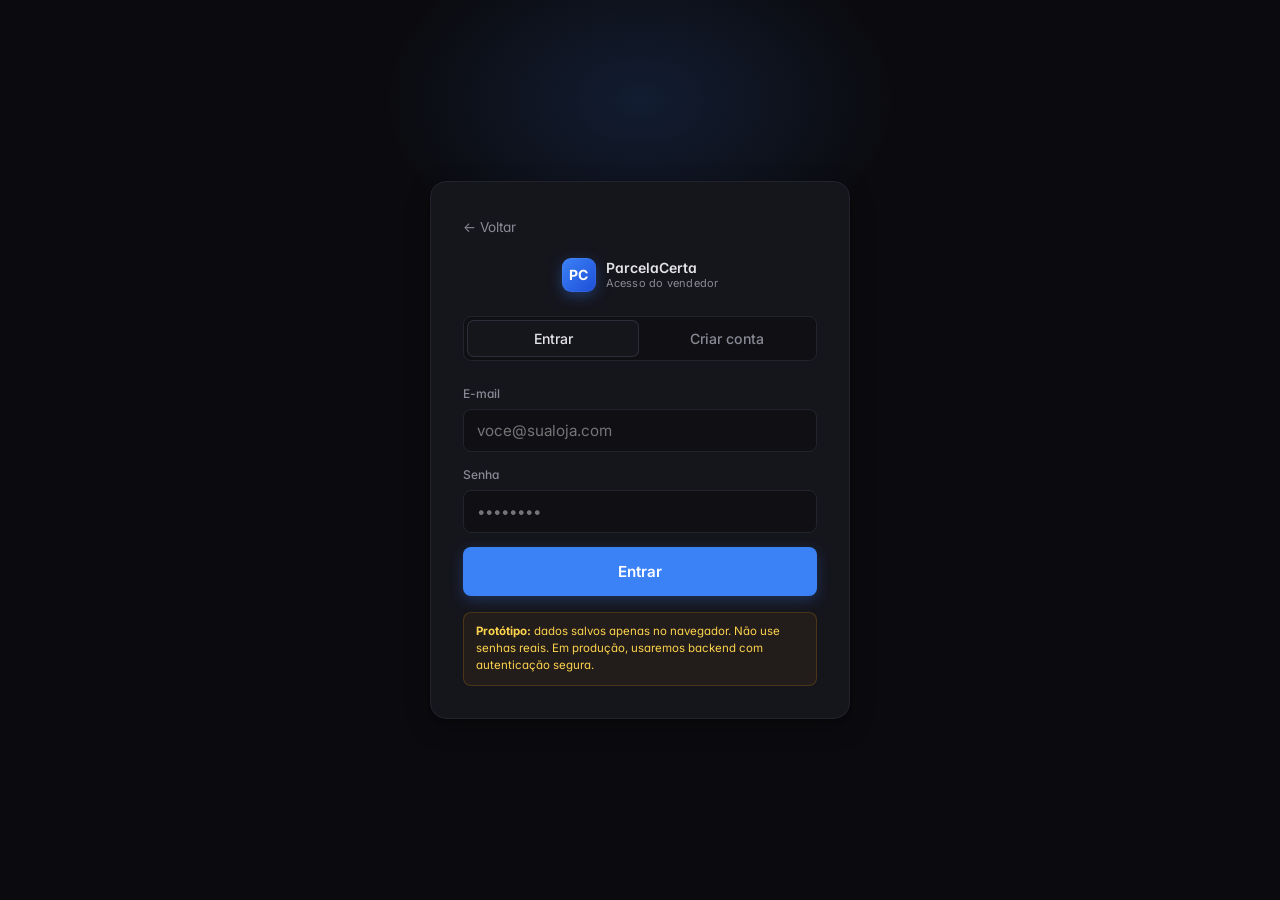
<file: login.html>
<!DOCTYPE html>
<html lang="pt-BR">
<head>
  <meta charset="UTF-8">
  <meta name="viewport" content="width=device-width, initial-scale=1.0">
  <meta name="theme-color" content="#0B0B0F">
  <title>Entrar · ParcelaCerta</title>
  <link rel="preconnect" href="https://fonts.googleapis.com">
  <link rel="preconnect" href="https://fonts.gstatic.com" crossorigin>
  <link href="https://fonts.googleapis.com/css2?family=Inter:wght@400;500;600;700;800&display=swap" rel="stylesheet">
  <link rel="stylesheet" href="styles.css">
  <style>
    body { display: flex; flex-direction: column; min-height: 100vh; }

    .auth-wrap {
      flex: 1;
      display: grid;
      place-items: center;
      padding: 40px 20px;
      position: relative;
    }
    .auth-wrap::before {
      content: '';
      position: absolute;
      top: -100px; left: 50%;
      transform: translateX(-50%);
      width: 600px; height: 400px;
      background: radial-gradient(ellipse at center, rgba(59,130,246,0.15), transparent 60%);
      z-index: -1;
    }

    .auth-card {
      width: 100%;
      max-width: 420px;
      background: var(--card);
      border: 1px solid var(--border);
      border-radius: var(--radius-lg);
      padding: 32px;
      box-shadow: var(--shadow);
    }

    .auth-brand {
      display: flex;
      align-items: center;
      gap: 10px;
      justify-content: center;
      margin-bottom: 24px;
    }

    .auth-tabs {
      display: grid;
      grid-template-columns: 1fr 1fr;
      gap: 4px;
      padding: 4px;
      background: var(--input-bg);
      border: 1px solid var(--border);
      border-radius: var(--radius-sm);
      margin-bottom: 24px;
    }
    .auth-tabs button {
      padding: 9px;
      background: transparent;
      border: none;
      color: var(--text-muted);
      font-size: 0.88rem;
      font-weight: 500;
      cursor: pointer;
      border-radius: 6px;
      font-family: inherit;
      transition: all 0.15s;
    }
    .auth-tabs button.active {
      background: var(--card);
      color: var(--text);
      box-shadow: 0 0 0 1px var(--border-strong);
    }

    .auth-form { display: none; flex-direction: column; gap: 14px; }
    .auth-form.active { display: flex; }

    .auth-title {
      font-size: 1.25rem;
      font-weight: 700;
      letter-spacing: -0.01em;
      margin-bottom: 4px;
    }
    .auth-subtitle {
      color: var(--text-muted);
      font-size: 0.88rem;
      margin-bottom: 12px;
    }

    .auth-error {
      background: rgba(239,68,68,0.08);
      border: 1px solid rgba(239,68,68,0.3);
      color: #FCA5A5;
      padding: 10px 12px;
      border-radius: var(--radius-sm);
      font-size: 0.85rem;
      display: none;
    }
    .auth-error.show { display: block; }

    .auth-foot {
      text-align: center;
      margin-top: 18px;
      font-size: 0.78rem;
      color: var(--text-dim);
    }

    .proto-warn {
      margin-top: 16px;
      padding: 10px 12px;
      background: rgba(245,158,11,0.06);
      border: 1px solid rgba(245,158,11,0.2);
      color: #FCD34D;
      border-radius: var(--radius-sm);
      font-size: 0.72rem;
      line-height: 1.5;
    }

    .back-link {
      display: inline-flex;
      align-items: center;
      gap: 6px;
      color: var(--text-muted);
      font-size: 0.85rem;
      margin-bottom: 20px;
    }
    .back-link:hover { color: var(--text); }
  </style>
</head>
<body>

  <div class="auth-wrap">
    <div class="auth-card">
      <a href="index.html" class="back-link">← Voltar</a>

      <div class="auth-brand">
        <div class="brand-logo">PC</div>
        <div class="brand-text">
          <div class="name">ParcelaCerta</div>
          <div class="tag">Acesso do vendedor</div>
        </div>
      </div>

      <div class="auth-tabs">
        <button id="tab-login" class="active" onclick="switchTab('login')">Entrar</button>
        <button id="tab-signup" onclick="switchTab('signup')">Criar conta</button>
      </div>

      <div id="error" class="auth-error"></div>

      <!-- Login form -->
      <form id="form-login" class="auth-form active" onsubmit="handleLogin(event)">
        <div class="form-group">
          <label>E-mail</label>
          <input type="email" name="email" required placeholder="voce@sualoja.com">
        </div>
        <div class="form-group">
          <label>Senha</label>
          <input type="password" name="senha" required placeholder="••••••••">
        </div>
        <button type="submit" class="btn btn-primary btn-block btn-lg">Entrar</button>
      </form>

      <!-- Signup form -->
      <form id="form-signup" class="auth-form" onsubmit="handleSignup(event)">
        <div class="form-group">
          <label>Nome da loja</label>
          <input type="text" name="lojaNome" required placeholder="Ex: G1 Veículos">
        </div>
        <div class="form-group">
          <label>E-mail</label>
          <input type="email" name="email" required placeholder="voce@sualoja.com">
        </div>
        <div class="form-group">
          <label>Senha</label>
          <input type="password" name="senha" required minlength="4" placeholder="Mínimo 4 caracteres">
        </div>
        <button type="submit" class="btn btn-primary btn-block btn-lg">Criar conta grátis</button>
      </form>

      <div class="proto-warn">
        <strong>Protótipo:</strong> dados salvos apenas no navegador. Não use senhas reais. Em produção, usaremos backend com autenticação segura.
      </div>
    </div>
  </div>

  <script src="auth.js"></script>
  <script>
    // Se já logado, vai direto pro app
    if (AUTH.getSession()) window.location.href = 'app.html';

    const params = new URLSearchParams(location.search);
    if (params.get('tab') === 'signup') switchTab('signup');

    function switchTab(tab) {
      document.getElementById('tab-login').classList.toggle('active', tab === 'login');
      document.getElementById('tab-signup').classList.toggle('active', tab === 'signup');
      document.getElementById('form-login').classList.toggle('active', tab === 'login');
      document.getElementById('form-signup').classList.toggle('active', tab === 'signup');
      hideError();
    }

    function showError(msg) {
      const el = document.getElementById('error');
      el.textContent = msg;
      el.classList.add('show');
    }
    function hideError() { document.getElementById('error').classList.remove('show'); }

    function handleLogin(e) {
      e.preventDefault();
      hideError();
      const data = Object.fromEntries(new FormData(e.target));
      const res = AUTH.login(data);
      if (!res.ok) return showError(res.error);
      window.location.href = 'app.html';
    }

    function handleSignup(e) {
      e.preventDefault();
      hideError();
      const data = Object.fromEntries(new FormData(e.target));
      const res = AUTH.register(data);
      if (!res.ok) return showError(res.error);
      window.location.href = 'app.html';
    }
  </script>
</body>
</html>
</file>
<file: styles.css>
/* ============ Design System ============ */
*, *::before, *::after { margin: 0; padding: 0; box-sizing: border-box; }

:root {
  --bg: #0B0B0F;
  --bg-elevated: #13131A;
  --card: #15151C;
  --card-hover: #1A1A22;
  --border: #23232D;
  --border-strong: #2E2E3A;
  --input-bg: #0F0F14;
  --text: #E4E4E7;
  --text-muted: #8A8A96;
  --text-dim: #5A5A66;
  --accent: #3B82F6;
  --accent-hover: #2563EB;
  --accent-soft: rgba(59,130,246,0.12);
  --success: #10B981;
  --warning: #F59E0B;
  --danger: #EF4444;
  --radius: 12px;
  --radius-sm: 8px;
  --radius-lg: 16px;
  --shadow: 0 1px 2px rgba(0,0,0,0.3), 0 8px 24px rgba(0,0,0,0.25);
}

html, body { height: 100%; }

body {
  font-family: 'Inter', -apple-system, system-ui, sans-serif;
  background: var(--bg);
  color: var(--text);
  min-height: 100vh;
  font-feature-settings: "cv11", "ss01";
  -webkit-font-smoothing: antialiased;
  line-height: 1.5;
}

a { color: inherit; text-decoration: none; }

.container { max-width: 1160px; margin: 0 auto; padding: 0 24px; }
.container-narrow { max-width: 920px; margin: 0 auto; padding: 0 20px; }

/* ============ Navbar ============ */
.nav {
  display: flex;
  align-items: center;
  justify-content: space-between;
  padding: 20px 0;
  border-bottom: 1px solid transparent;
}
.nav-sticky {
  position: sticky; top: 0;
  background: rgba(11,11,15,0.8);
  backdrop-filter: blur(12px);
  z-index: 40;
  border-bottom: 1px solid var(--border);
}

.brand {
  display: flex;
  align-items: center;
  gap: 10px;
}

.brand-logo {
  width: 34px; height: 34px;
  border-radius: 9px;
  background: linear-gradient(135deg, var(--accent), #1D4ED8);
  display: grid; place-items: center;
  color: #fff; font-weight: 700; font-size: 14px;
  letter-spacing: -0.02em;
  box-shadow: 0 0 0 1px rgba(255,255,255,0.06) inset, 0 4px 14px rgba(59,130,246,0.35);
}

.brand-text { line-height: 1.15; }
.brand-text .name { font-size: 14px; font-weight: 600; color: var(--text); }
.brand-text .tag { font-size: 11px; color: var(--text-muted); letter-spacing: 0.02em; }

.nav-links { display: flex; align-items: center; gap: 28px; }
.nav-links a {
  color: var(--text-muted);
  font-size: 0.88rem;
  font-weight: 500;
  transition: color 0.15s;
}
.nav-links a:hover { color: var(--text); }

.nav-actions { display: flex; gap: 10px; align-items: center; }

@media (max-width: 640px) {
  .nav-links { display: none; }
}

/* ============ Buttons ============ */
.btn {
  display: inline-flex;
  align-items: center;
  justify-content: center;
  gap: 8px;
  padding: 10px 18px;
  border-radius: var(--radius-sm);
  font-size: 0.9rem;
  font-weight: 600;
  cursor: pointer;
  border: 1px solid transparent;
  transition: all 0.15s;
  font-family: inherit;
  letter-spacing: -0.01em;
  white-space: nowrap;
}

.btn-primary {
  background: var(--accent); color: #fff;
  box-shadow: 0 4px 14px rgba(59,130,246,0.28);
}
.btn-primary:hover { background: var(--accent-hover); }
.btn-primary:active { transform: translateY(1px); }

.btn-secondary {
  background: var(--bg-elevated); color: var(--text);
  border-color: var(--border);
}
.btn-secondary:hover { border-color: var(--border-strong); background: var(--card-hover); }

.btn-ghost { background: transparent; color: var(--text-muted); }
.btn-ghost:hover { color: var(--text); }

.btn-lg { padding: 14px 28px; font-size: 0.95rem; }
.btn-block { width: 100%; }

.btn-success {
  background: var(--success); color: #04120c;
}
.btn-success:hover { filter: brightness(1.08); }

.btn-danger {
  background: rgba(239,68,68,0.1); color: #FCA5A5;
  border-color: rgba(239,68,68,0.3);
}
.btn-danger:hover { background: rgba(239,68,68,0.15); }

.btn-warning {
  background: rgba(245,158,11,0.1); color: #FCD34D;
  border-color: rgba(245,158,11,0.3);
}
.btn-warning:hover { background: rgba(245,158,11,0.18); }

/* ============ Cards ============ */
.card {
  background: var(--card);
  border: 1px solid var(--border);
  border-radius: var(--radius);
  padding: 22px;
}

.card-header {
  display: flex;
  align-items: center;
  justify-content: space-between;
  margin-bottom: 16px;
}

.card-title {
  font-size: 0.72rem;
  color: var(--text-muted);
  text-transform: uppercase;
  letter-spacing: 0.08em;
  font-weight: 600;
}

.card-link {
  font-size: 0.78rem;
  color: var(--accent);
  background: none; border: none;
  cursor: pointer;
  font-weight: 500;
  font-family: inherit;
}
.card-link:hover { color: var(--accent-hover); }

/* ============ Forms ============ */
.form-grid {
  display: grid;
  grid-template-columns: 1fr 1fr;
  gap: 14px;
}
.form-grid.triple { grid-template-columns: 2fr 1fr 1fr; }

@media (max-width: 640px) {
  .form-grid, .form-grid.triple { grid-template-columns: 1fr; }
}

.form-group { display: flex; flex-direction: column; gap: 6px; }

.form-group label {
  font-size: 0.75rem;
  color: var(--text-muted);
  font-weight: 500;
}

.form-group input, .form-group select {
  background: var(--input-bg);
  border: 1px solid var(--border);
  border-radius: var(--radius-sm);
  padding: 11px 13px;
  color: var(--text);
  font-size: 0.95rem;
  font-family: inherit;
  outline: none;
  transition: border-color 0.15s, box-shadow 0.15s;
}

.form-group input:focus, .form-group select:focus {
  border-color: var(--accent);
  box-shadow: 0 0 0 3px rgba(59,130,246,0.15);
}

.form-group select {
  -webkit-appearance: none; appearance: none;
  background-image: url("data:image/svg+xml;utf8,<svg xmlns='http://www.w3.org/2000/svg' width='12' height='12' viewBox='0 0 24 24' fill='none' stroke='%238A8A96' stroke-width='2'><polyline points='6 9 12 15 18 9'/></svg>");
  background-repeat: no-repeat;
  background-position: right 12px center;
  padding-right: 36px;
}

.input-error { border-color: var(--danger) !important; }

/* Segmented */
.segmented {
  display: grid;
  grid-template-columns: repeat(4, 1fr);
  gap: 4px;
  padding: 4px;
  background: var(--input-bg);
  border: 1px solid var(--border);
  border-radius: var(--radius-sm);
  margin-bottom: 14px;
}

.segmented button {
  padding: 8px;
  border: none;
  background: transparent;
  color: var(--text-muted);
  font-size: 0.78rem;
  font-weight: 500;
  cursor: pointer;
  border-radius: 6px;
  transition: all 0.15s;
  font-family: inherit;
}

.segmented button.active {
  background: var(--card);
  color: var(--text);
  box-shadow: 0 1px 2px rgba(0,0,0,0.3), 0 0 0 1px var(--border-strong);
}

.entrada-fields { display: none; }
.entrada-fields.visible { display: grid; }

/* ============ Toast ============ */
.toast {
  position: fixed;
  bottom: 24px; left: 50%;
  transform: translateX(-50%) translateY(20px);
  background: var(--text);
  color: var(--bg);
  padding: 10px 18px;
  border-radius: 999px;
  font-size: 0.82rem;
  font-weight: 500;
  opacity: 0;
  transition: all 0.25s;
  pointer-events: none;
  z-index: 200;
}
.toast.show { opacity: 1; transform: translateX(-50%) translateY(0); }

/* ============ Modal ============ */
.modal-overlay {
  position: fixed; inset: 0;
  background: rgba(0,0,0,0.7);
  backdrop-filter: blur(4px);
  display: none;
  align-items: center; justify-content: center;
  padding: 20px; z-index: 100;
}
.modal-overlay.open { display: flex; }

.modal {
  background: var(--bg-elevated);
  border: 1px solid var(--border);
  border-radius: var(--radius);
  width: 100%; max-width: 520px;
  max-height: 85vh;
  overflow-y: auto;
  padding: 24px;
}

.modal h3 { font-size: 1.05rem; font-weight: 600; margin-bottom: 4px; }
.modal .subtitle { font-size: 0.85rem; color: var(--text-muted); margin-bottom: 18px; }

.modal-actions {
  display: flex;
  gap: 8px;
  margin-top: 20px;
  justify-content: flex-end;
}

/* ============ Helpers ============ */
.hidden { display: none !important; }
.text-center { text-align: center; }
.text-muted { color: var(--text-muted); }
.text-dim { color: var(--text-dim); }
.text-success { color: var(--success); }
.text-warning { color: var(--warning); }

/* Utility spacing */
.mt-1 { margin-top: 4px; }
.mt-2 { margin-top: 8px; }
.mt-3 { margin-top: 16px; }
.mt-4 { margin-top: 24px; }
.mt-6 { margin-top: 40px; }
.mb-2 { margin-bottom: 8px; }
.mb-3 { margin-bottom: 16px; }
.mb-4 { margin-bottom: 24px; }
</file>
